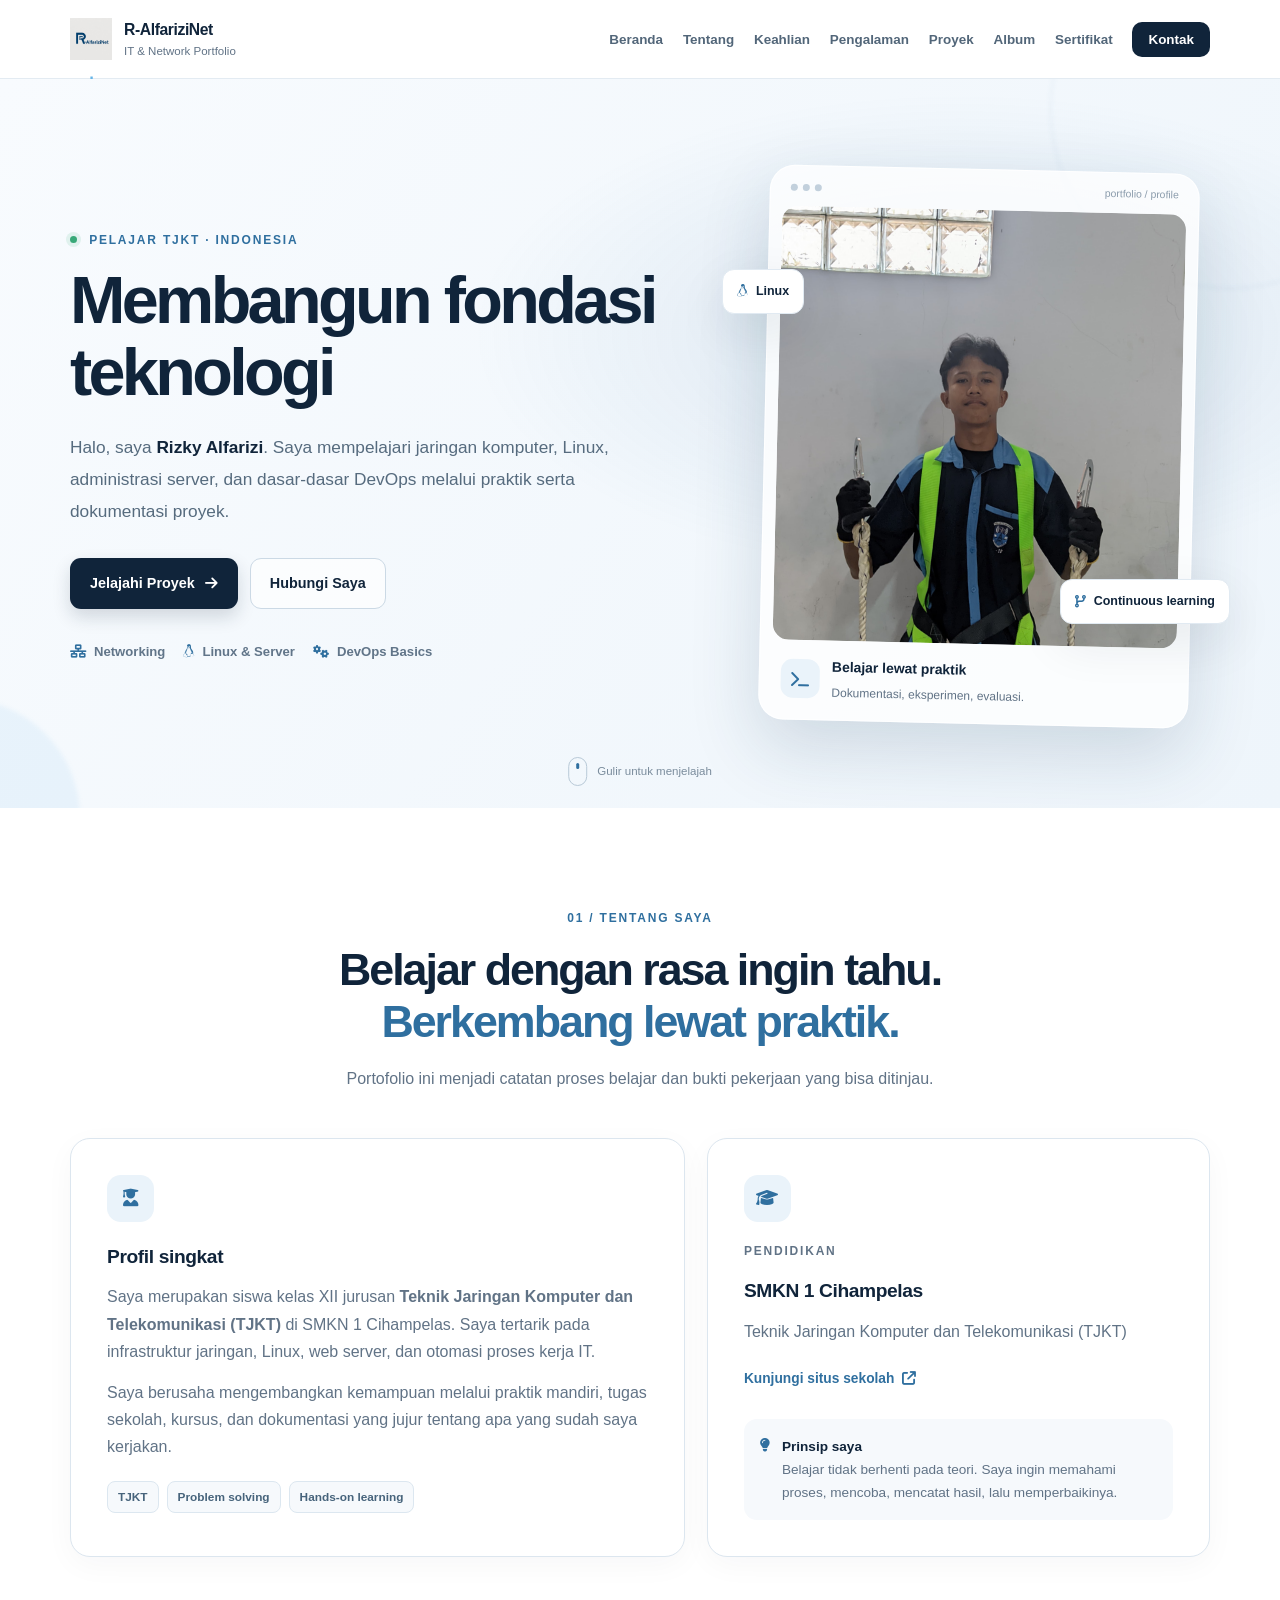
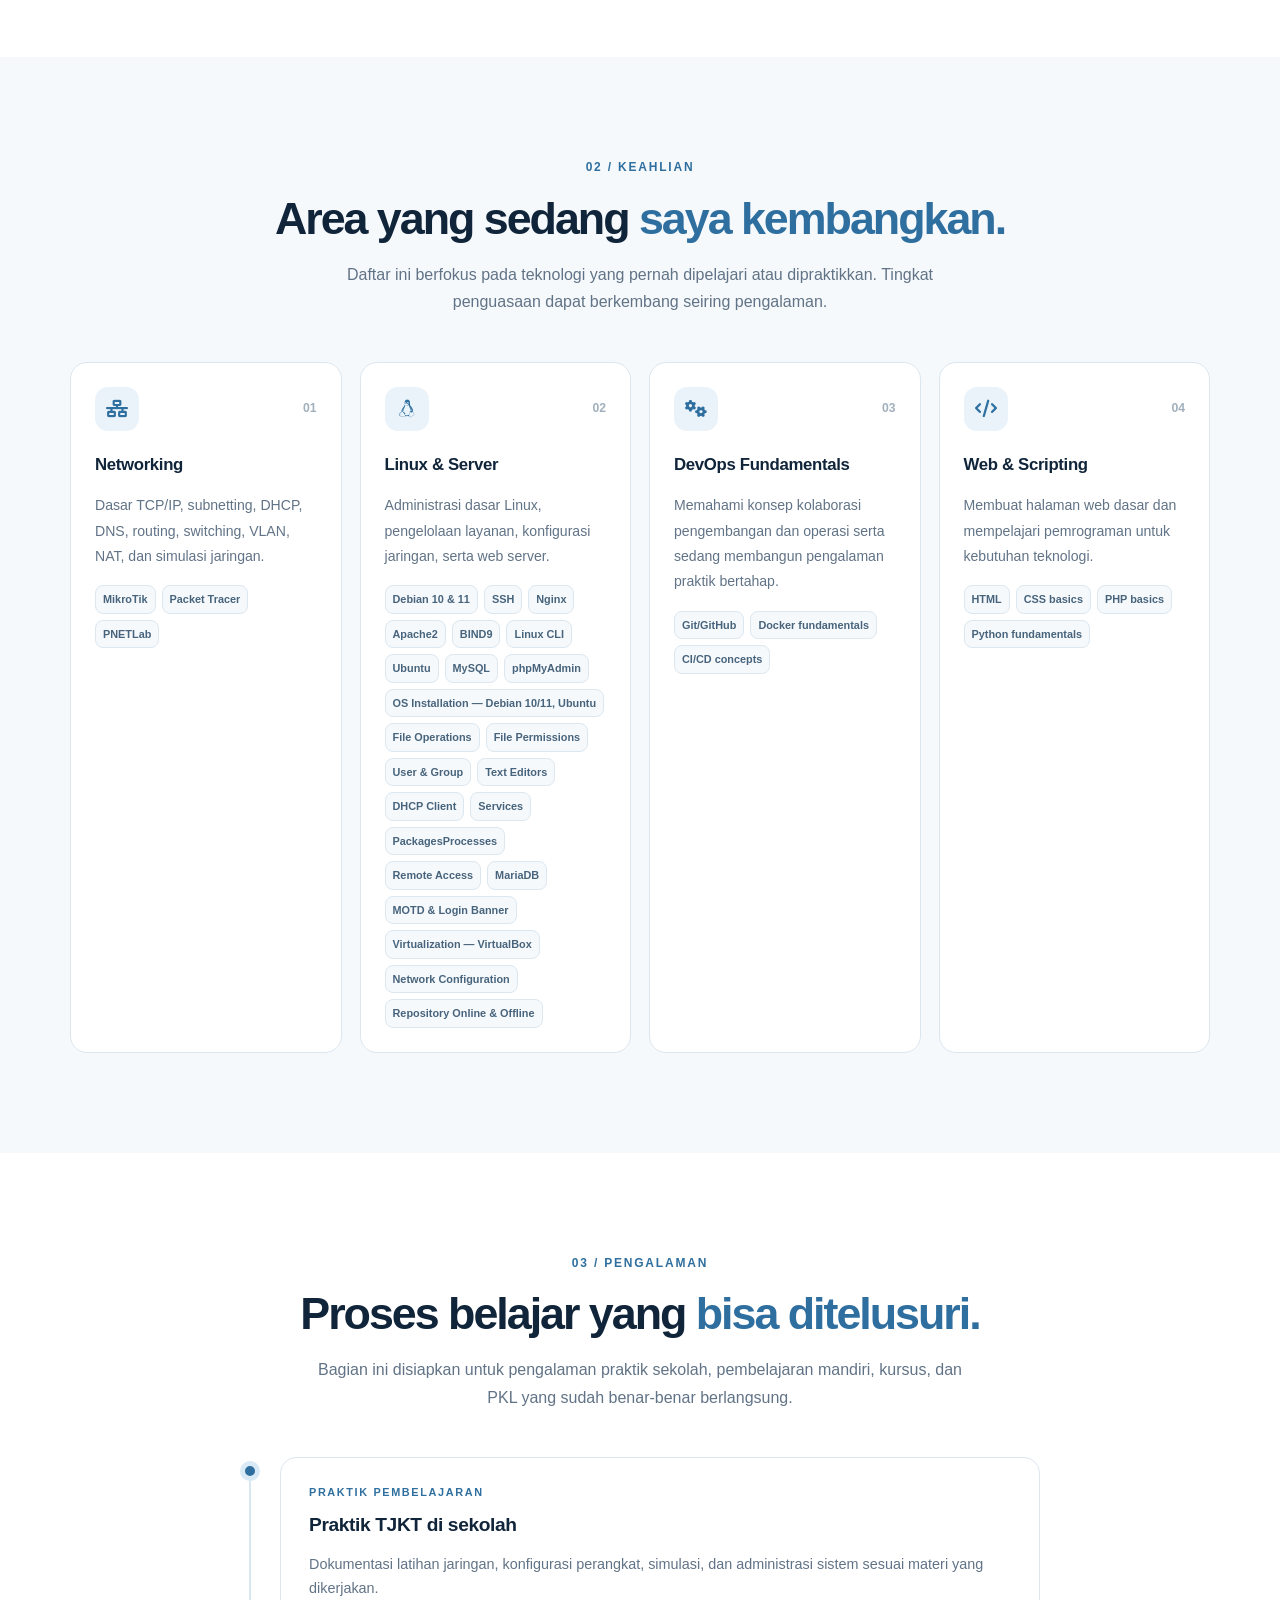
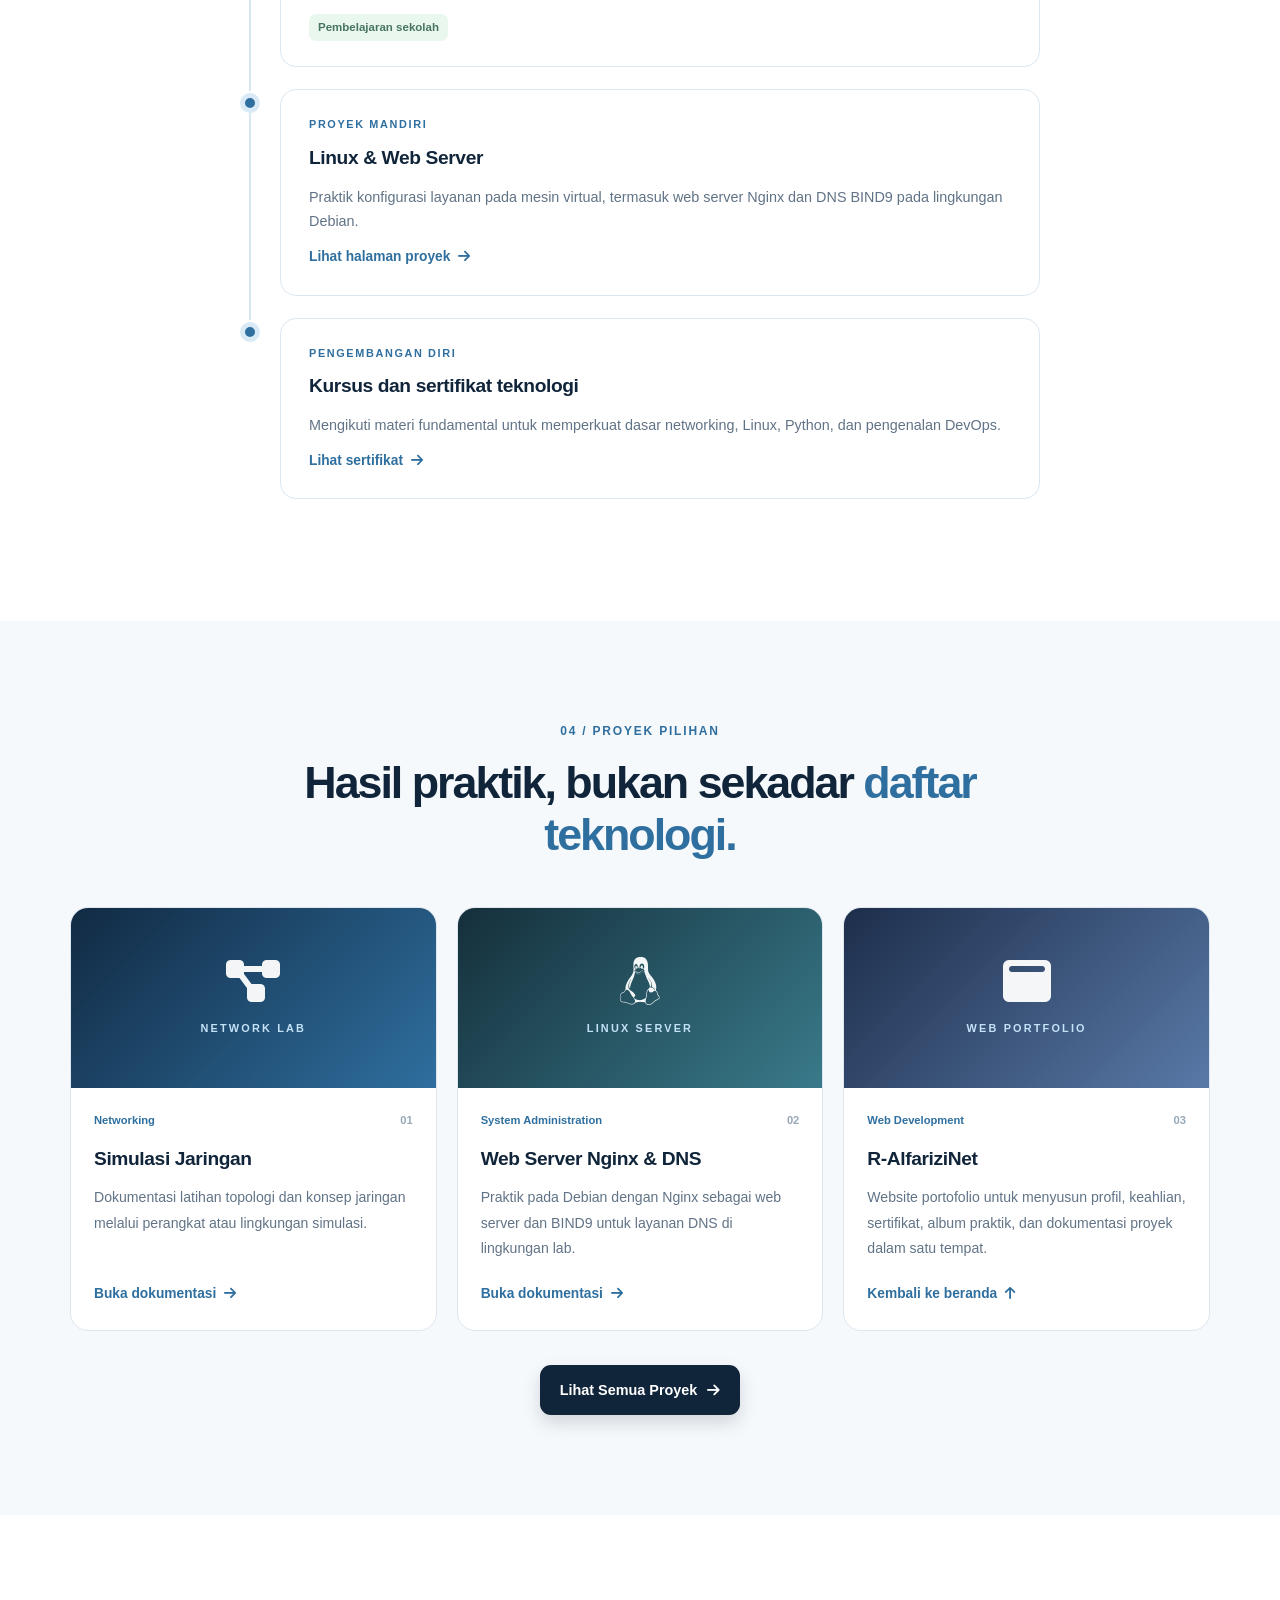
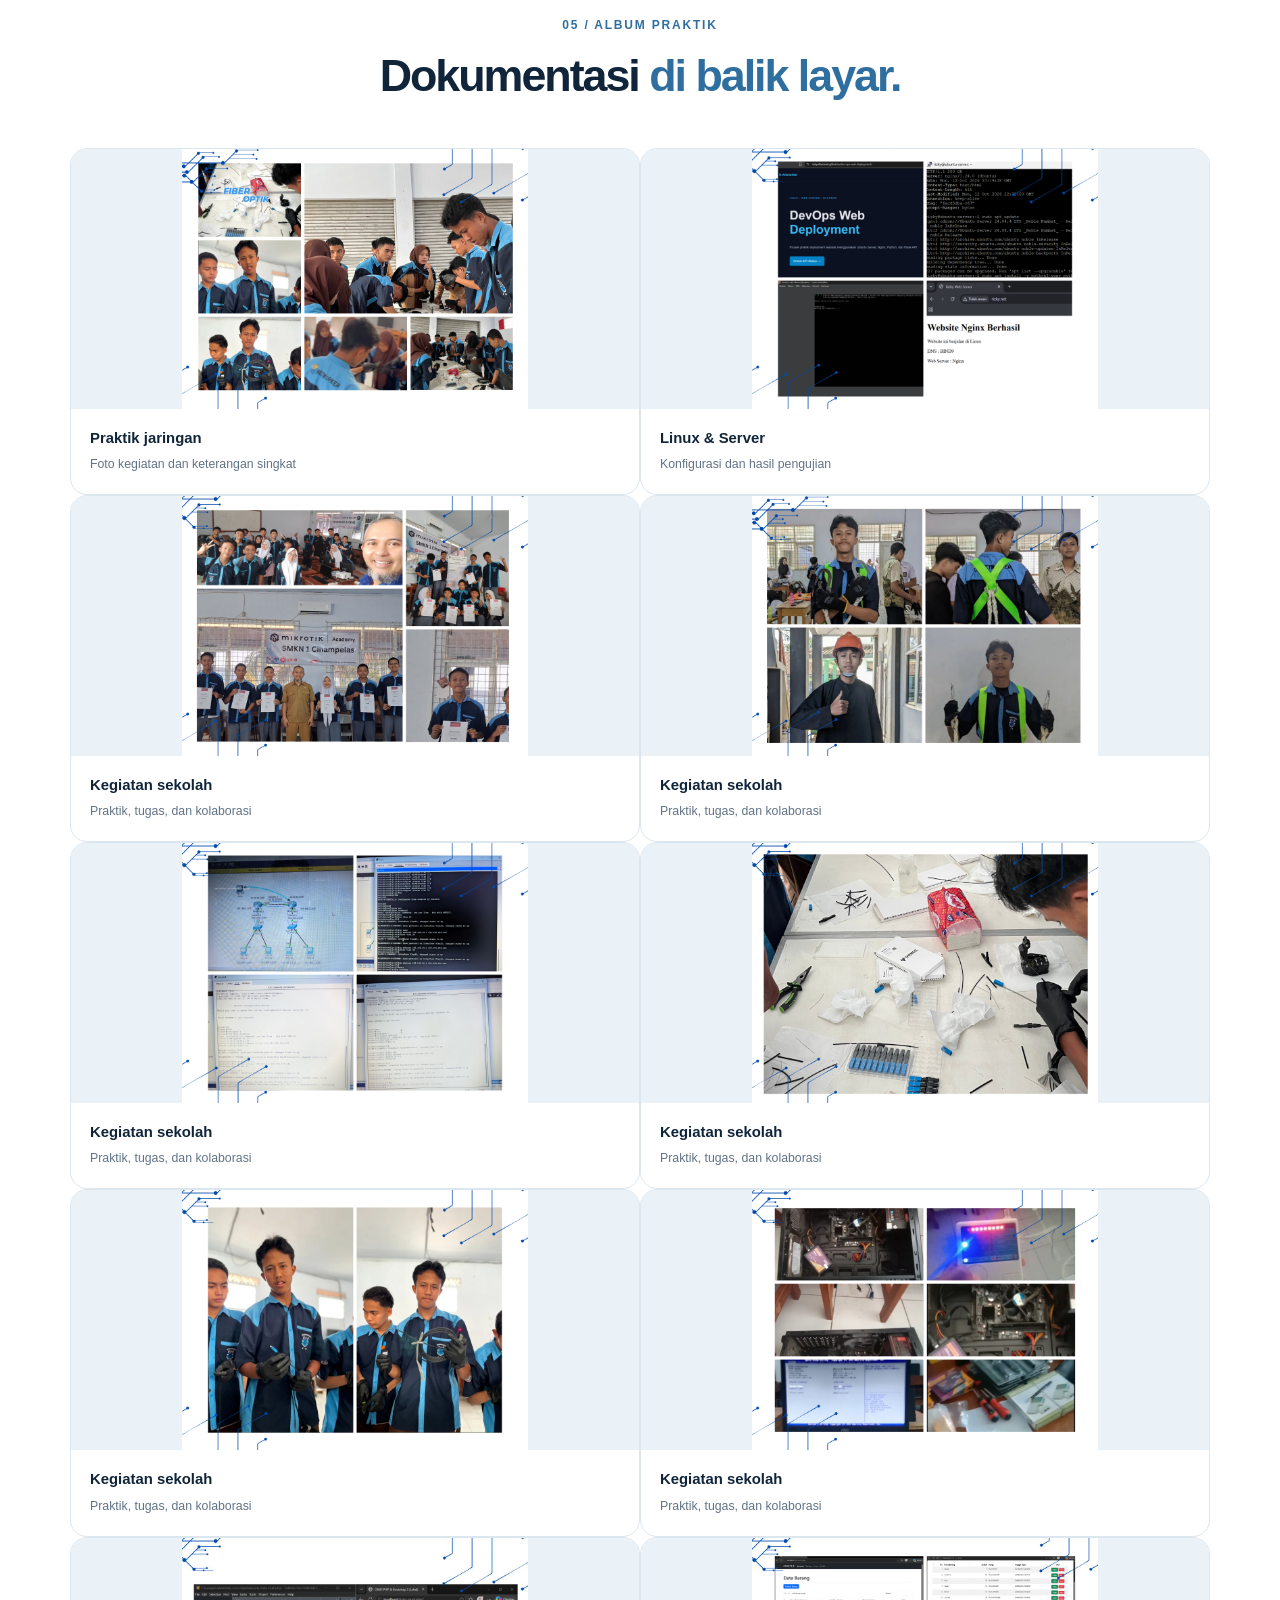
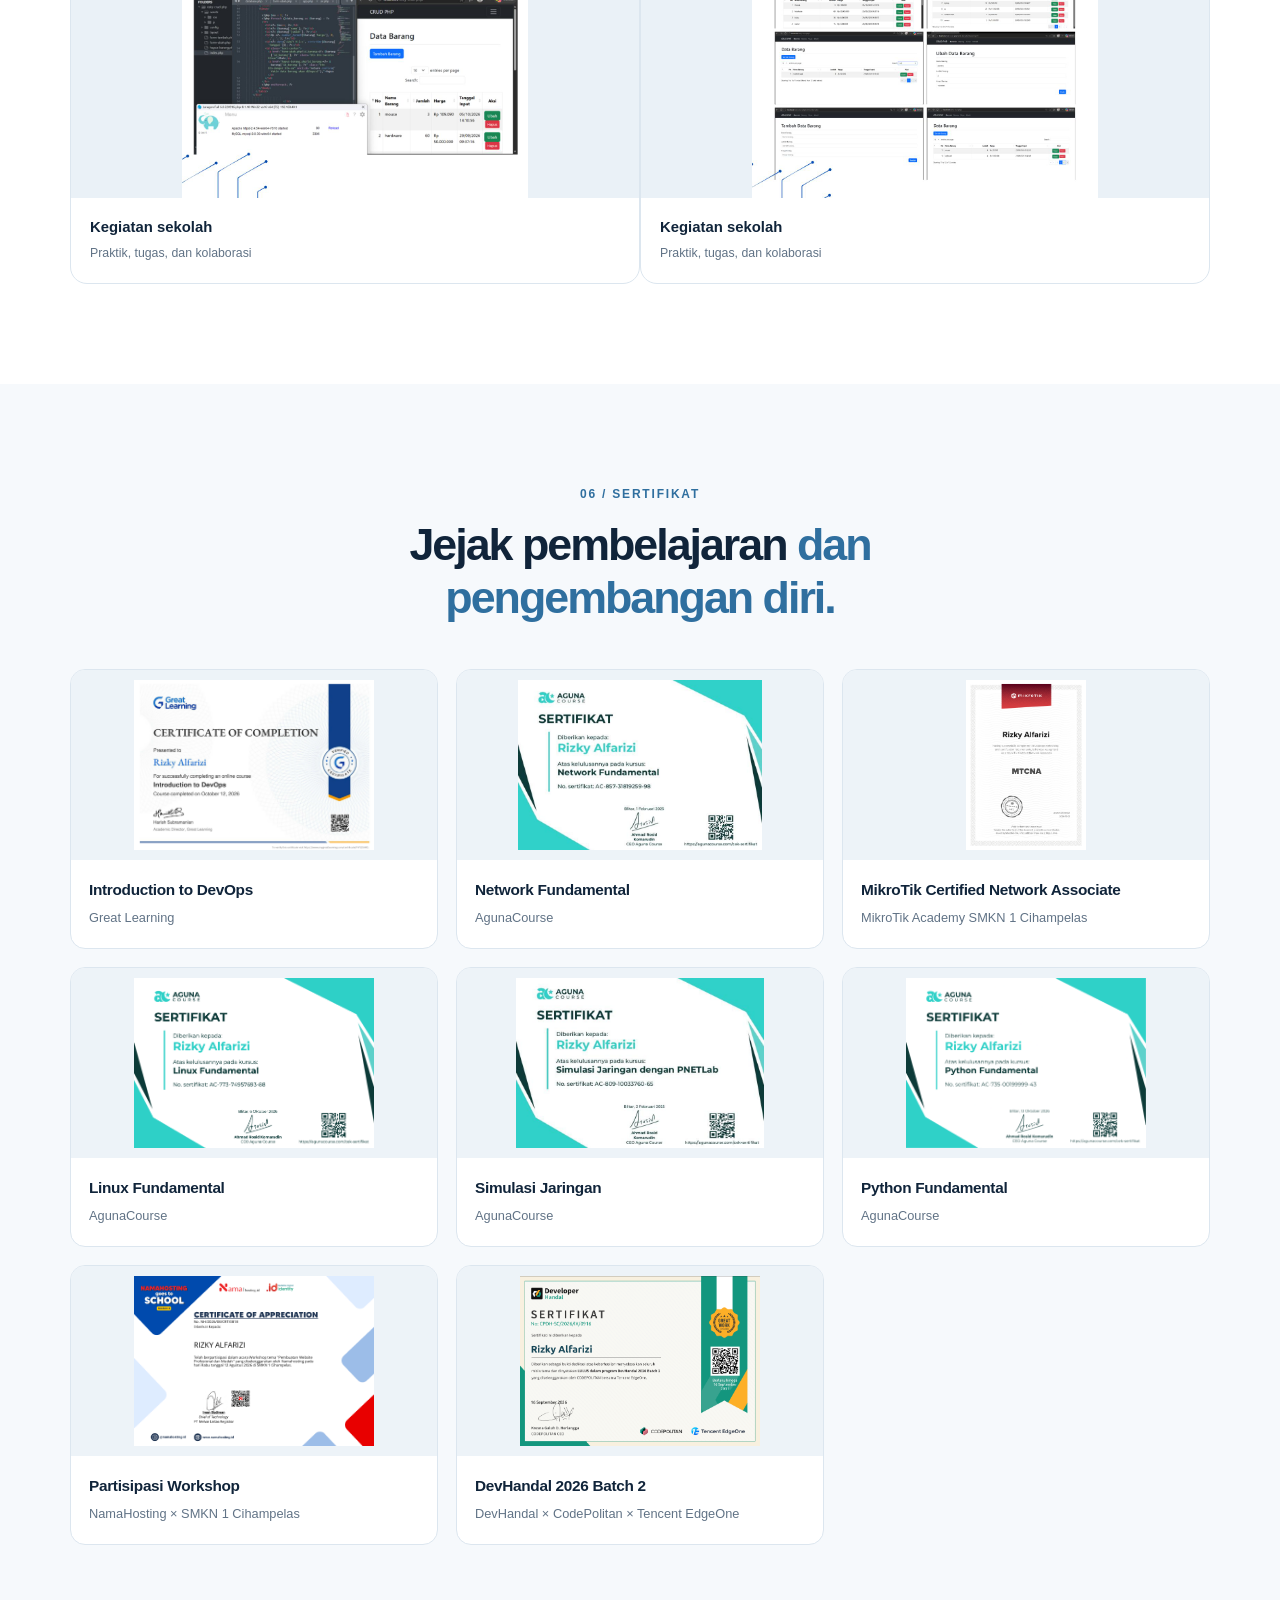
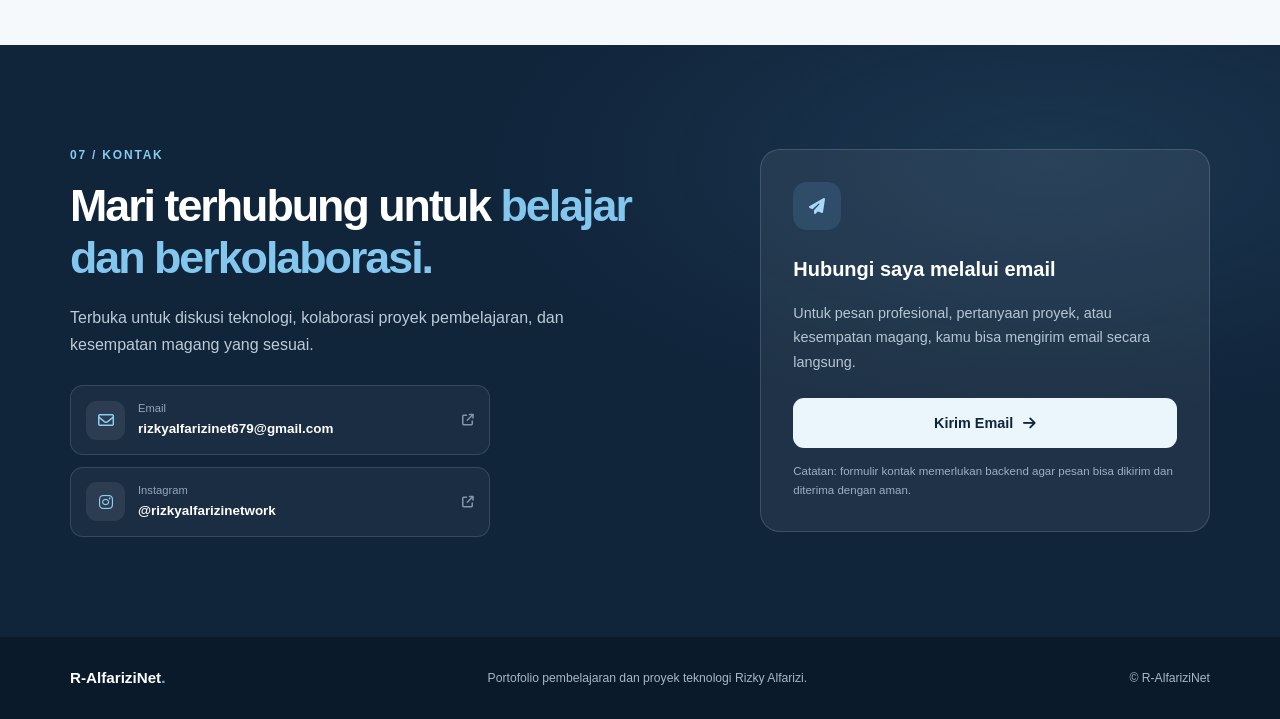
<file: index.html>
<!DOCTYPE html>
<html lang="id">
<head>
  <meta charset="UTF-8">
  <meta name="viewport" content="width=device-width, initial-scale=1">
  <meta name="theme-color" content="#10243a">
  <meta name="description" content="Portofolio Rizky Alfarizi — pelajar TJKT dengan minat pada jaringan komputer, Linux, administrasi server, dan DevOps.">
  <title>Rizky Alfarizi | R-AlfariziNet</title>
  <link rel="preconnect" href="https://cdnjs.cloudflare.com">
  <link rel="stylesheet" href="https://cdnjs.cloudflare.com/ajax/libs/font-awesome/6.5.2/css/all.min.css">
  <link rel="shortcut icon" href="favicon.ico" type="image/x-icon">
</head>
  <style>
/* R-AlfariziNet — professional blue/graphite theme */
:root {
  color-scheme: light;
  --navy: #10243a;
  --navy-2: #173451;
  --blue: #2f6f9f;
  --blue-bright: #66b5e8;
  --ink: #182b3c;
  --muted: #617386;
  --paper: #f6f9fc;
  --white: #ffffff;
  --line: #dce6ef;
  --soft-blue: #eaf3fa;
  --shadow: 0 18px 50px rgba(16, 36, 58, .09);
  --radius: 20px;
  --ease: 220ms ease;
}
* { box-sizing: border-box; }
html { scroll-behavior: smooth; scroll-padding-top: 92px; }
body { margin: 0; color: var(--ink); background: var(--white); font-family: Inter, "Segoe UI", Arial, sans-serif; line-height: 1.7; -webkit-font-smoothing: antialiased; }
img { max-width: 100%; }
a { color: inherit; text-decoration: none; }
button, input, textarea { font: inherit; }
button, a { -webkit-tap-highlight-color: transparent; }
.container { width: min(1140px, calc(100% - 44px)); margin-inline: auto; }
.section { padding: 100px 0; }
.section-alt { background: var(--paper); }
.section-anchor { scroll-margin-top: 82px; }
.skip-link { position: absolute; left: 12px; top: -60px; z-index: 2000; padding: 10px 14px; background: white; color: var(--navy); border-radius: 8px; }
.skip-link:focus { top: 12px; }
.site-header { position: sticky; top: 0; z-index: 1000; background: rgba(255,255,255,.92); border-bottom: 1px solid rgba(220,230,239,.8); backdrop-filter: blur(16px); }
.navbar { min-height: 78px; display: flex; align-items: center; justify-content: space-between; gap: 28px; }
.brand { display: inline-flex; align-items: center; gap: 12px; flex-shrink: 0; }
.brand-mark { display: grid; place-items: center; width: 42px; height: 42px; border-radius: 13px; color: white; background: var(--navy); font-weight: 800; letter-spacing: -.07em; font-size: 1.05rem; }
.brand-mark span, .footer-brand span { color: var(--blue-bright); }
.brand-copy { display: grid; line-height: 1.25; }
.brand-copy strong { font-size: .98rem; color: var(--navy); letter-spacing: -.025em; }
.brand-copy small { color: var(--muted); font-size: .72rem; margin-top: 4px; }
.nav-menu { display: flex; align-items: center; gap: clamp(12px, 1.55vw, 24px); list-style: none; margin: 0; padding: 0; }
.nav-menu a { font-size: .84rem; font-weight: 650; color: #526679; transition: color var(--ease); white-space: nowrap; }
.nav-menu a:hover, .nav-menu a:focus-visible { color: var(--blue); }
.nav-menu .nav-contact { background: var(--navy); color: white; padding: 10px 16px; border-radius: 10px; }
.nav-menu .nav-contact:hover { background: var(--blue); color: white; }
.menu-toggle { display: none; border: 1px solid var(--line); border-radius: 10px; background: white; color: var(--navy); width: 42px; height: 42px; cursor: pointer; }
.hero { min-height: 650px; position: relative; display: flex; align-items: center; overflow: hidden; padding: 90px 0 84px; background: radial-gradient(ellipse at 75% 35%, rgba(47,111,159,.13), transparent 36%), linear-gradient(125deg, #f8fbfe 0%, #eef5fb 100%); }
.hero-grid { position: relative; z-index: 1; display: grid; grid-template-columns: 1.12fr .88fr; align-items: center; gap: clamp(40px, 7vw, 95px); }
.hero-glow { position: absolute; border-radius: 50%; filter: blur(2px); pointer-events: none; }
.hero-glow-one { width: 360px; height: 360px; right: -130px; top: -150px; border: 1px solid rgba(47,111,159,.13); }
.hero-glow-two { width: 240px; height: 240px; left: -160px; bottom: -130px; background: rgba(102,181,232,.09); }
.eyebrow { margin: 0 0 14px; color: var(--blue); text-transform: uppercase; font-size: .75rem; font-weight: 800; letter-spacing: .15em; }
.status-dot { display: inline-block; width: 7px; height: 7px; margin: 0 7px 1px 0; border-radius: 50%; background: #38a878; box-shadow: 0 0 0 4px rgba(56,168,120,.12); }
.hero h1 { max-width: 720px; margin: 0; color: var(--navy); font-size: clamp(2.5rem, 5.2vw, 4.5rem); line-height: 1.08; letter-spacing: -.055em; }
.text-gradient { color: var(--blue); }
.hero-lead { max-width: 610px; margin: 24px 0 0; color: #566b7e; font-size: 1.08rem; line-height: 1.85; }
.hero-lead strong { color: var(--navy); }
.hero-actions { display: flex; flex-wrap: wrap; gap: 12px; margin-top: 30px; }
.button { display: inline-flex; justify-content: center; align-items: center; gap: 10px; min-height: 48px; padding: 12px 19px; border: 1px solid transparent; border-radius: 11px; font-size: .9rem; font-weight: 750; transition: transform var(--ease), background var(--ease), box-shadow var(--ease); }
.button:hover { transform: translateY(-2px); }
.button-primary { color: white; background: var(--navy); box-shadow: 0 8px 18px rgba(16,36,58,.16); }
.button-primary:hover { color: white; background: var(--blue); box-shadow: 0 12px 24px rgba(47,111,159,.2); }
.button-secondary { color: var(--navy); border-color: #cbd9e5; background: rgba(255,255,255,.68); }
.button-secondary:hover { background: white; border-color: var(--blue); }
.hero-focus { display: flex; flex-wrap: wrap; gap: 18px; margin-top: 32px; color: #617589; font-size: .82rem; font-weight: 650; }
.hero-focus span { display: inline-flex; align-items: center; gap: 8px; }
.hero-focus i { color: var(--blue); }
.hero-visual { position: relative; width: min(100%, 430px); justify-self: center; }
.visual-frame { position: relative; padding: 12px; border: 1px solid rgba(255,255,255,.85); border-radius: 25px; background: rgba(255,255,255,.75); box-shadow: 0 28px 70px rgba(25,63,95,.16); transform: rotate(1.3deg); }
.visual-topbar { height: 28px; display: flex; align-items: center; gap: 5px; padding: 0 8px 10px; }
.visual-topbar > span { width: 7px; height: 7px; border-radius: 50%; background: #c2d0dc; }
.visual-topbar small { margin-left: auto; color: #8b9cac; font-size: .65rem; }
.profile-image { display: block; width: 100%; aspect-ratio: 4/4.3; object-fit: cover; object-position: center; border-radius: 16px; background: #dceaf5; }
.profile-fallback { display: none; aspect-ratio: 4/4.3; place-content: center; justify-items: center; gap: 12px; border-radius: 16px; background: linear-gradient(145deg, #dfeefa, #c8ddeb); color: var(--navy); }
.profile-fallback i { font-size: 4rem; color: var(--blue); }
.profile-fallback strong { font-size: 1.25rem; }
.profile-fallback span { color: var(--muted); font-size: .85rem; }
.visual-caption { display: flex; align-items: center; gap: 12px; padding: 15px 9px 5px; }
.caption-icon { display: grid; place-items: center; width: 39px; height: 39px; color: var(--blue); background: var(--soft-blue); border-radius: 12px; }
.visual-caption strong, .visual-caption small { display: block; }
.visual-caption strong { color: var(--navy); font-size: .87rem; }
.visual-caption small { margin-top: 3px; color: var(--muted); font-size: .75rem; }
.floating-chip { position: absolute; display: flex; align-items: center; gap: 8px; padding: 11px 14px; border: 1px solid #e1eaf2; border-radius: 12px; background: white; color: var(--navy); font-size: .78rem; font-weight: 750; box-shadow: var(--shadow); }
.floating-chip i { color: var(--blue); }
.chip-one { top: 18%; left: -42px; }
.chip-two { right: -36px; bottom: 18%; }
.scroll-cue { position: absolute; bottom: 22px; left: 50%; transform: translateX(-50%); display: flex; align-items: center; gap: 10px; color: #7a8c9c; font-size: .72rem; }
.scroll-cue span { width: 19px; height: 29px; border: 1px solid #b8c9d7; border-radius: 12px; position: relative; }
.scroll-cue span::after { content: ""; position: absolute; top: 5px; left: 7px; width: 3px; height: 6px; border-radius: 3px; background: var(--blue); }
.section-heading { max-width: 760px; margin: 0 auto 46px; text-align: center; }
.section-heading h2, .contact-copy h2 { margin: 0; color: var(--navy); font-size: clamp(2rem, 3.5vw, 3.1rem); letter-spacing: -.045em; line-height: 1.17; }
.section-heading > p:last-child { max-width: 650px; margin: 17px auto 0; color: var(--muted); }
.about-grid { display: grid; grid-template-columns: 1.1fr .9fr; gap: 22px; }
.panel { padding: clamp(24px, 3vw, 36px); border: 1px solid var(--line); border-radius: var(--radius); background: white; box-shadow: 0 8px 30px rgba(16,36,58,.035); }
.panel-icon { display: grid; place-items: center; width: 47px; height: 47px; margin-bottom: 19px; border-radius: 14px; color: var(--blue); background: var(--soft-blue); font-size: 1.1rem; }
.panel h3, .skill-card h3, .timeline-card h3, .project-body h3, .cert-card h3 { margin: 0 0 10px; color: var(--navy); font-size: 1.2rem; letter-spacing: -.02em; }
.panel p { color: var(--muted); margin: 0 0 14px; }
.tag-list, .skill-tags { display: flex; flex-wrap: wrap; gap: 8px; margin-top: 20px; }
.tag-list span, .skill-tags span { padding: 5px 10px; border: 1px solid #dce7f0; border-radius: 8px; color: #47647c; background: #f6f9fc; font-size: .74rem; font-weight: 700; }
.muted { color: var(--muted); }
.text-link { display: inline-flex; align-items: center; gap: 8px; margin-top: 8px; color: var(--blue); font-size: .86rem; font-weight: 800; }
.text-link:hover { color: var(--navy); gap: 11px; }
.education-note { display: flex; gap: 12px; margin-top: 28px; padding: 16px; border-radius: 13px; background: var(--paper); color: var(--muted); font-size: .85rem; }
.education-note i { margin-top: 4px; color: var(--blue); }
.education-note strong { color: var(--navy); }
.skills-grid { display: grid; grid-template-columns: repeat(4, minmax(0,1fr)); gap: 18px; }
.skill-card { min-width: 0; padding: 24px; border: 1px solid var(--line); border-radius: 17px; background: white; transition: transform var(--ease), box-shadow var(--ease), border-color var(--ease); }
.skill-card:hover, .project-card:hover { transform: translateY(-5px); border-color: #b8d3e7; box-shadow: var(--shadow); }
.skill-card-head { display: flex; justify-content: space-between; align-items: center; margin-bottom: 20px; }
.skill-icon { display: grid; place-items: center; width: 44px; height: 44px; border-radius: 13px; color: var(--blue); background: var(--soft-blue); font-size: 1.1rem; }
.skill-index { color: #a1b0bd; font-size: .76rem; font-weight: 800; }
.skill-card h3 { font-size: 1.05rem; }
.skill-card p, .project-body p { color: var(--muted); font-size: .88rem; line-height: 1.8; }
.skill-tags { margin-top: 16px; gap: 6px; }
.skill-tags span { font-size: .68rem; padding: 4px 7px; }
.section-footnote { display: flex; align-items: flex-start; gap: 9px; margin: 25px 0 0; color: #77899a; font-size: .8rem; }
.section-footnote i { margin-top: 5px; color: var(--blue); }
.section-footnote code { padding: 2px 5px; background: #eaf1f7; border-radius: 5px; }
.timeline { max-width: 800px; margin: 0 auto; }
.timeline-item { position: relative; display: grid; grid-template-columns: 22px 1fr; gap: 18px; padding-bottom: 22px; }
.timeline-item:not(:last-child)::before { content: ""; position: absolute; left: 9px; top: 20px; bottom: -2px; width: 2px; background: #d9e7f1; }
.timeline-marker { z-index: 1; width: 20px; height: 20px; margin-top: 4px; border: 5px solid #d9eaf6; border-radius: 50%; background: var(--blue); }
.timeline-card { padding: 25px 28px; border: 1px solid var(--line); border-radius: 16px; background: white; }
.timeline-card .eyebrow { margin-bottom: 8px; font-size: .68rem; }
.timeline-card p:not(.eyebrow) { margin: 0; color: var(--muted); font-size: .9rem; }
.timeline-card .text-link { margin-top: 12px; }
.status-label { display: inline-block; margin-top: 13px; padding: 4px 9px; border-radius: 7px; color: #47765f; background: #eaf7ef; font-size: .72rem; font-weight: 750; }
.projects-grid { display: grid; grid-template-columns: repeat(3, minmax(0,1fr)); gap: 20px; }
.project-card { min-width: 0; overflow: hidden; border: 1px solid var(--line); border-radius: 18px; background: white; transition: transform var(--ease), box-shadow var(--ease), border-color var(--ease); }
.project-art { min-height: 180px; display: flex; flex-direction: column; justify-content: center; align-items: center; gap: 14px; color: white; background: linear-gradient(135deg, #112a43, #2f6f9f); }
.project-art i { font-size: 3rem; opacity: .95; }
.project-art span { color: #c4e2f7; font-size: .68rem; font-weight: 800; letter-spacing: .2em; }
.art-linux { background: linear-gradient(135deg, #152f3b, #397a8a); }
.art-web { background: linear-gradient(135deg, #1d2e4b, #5979a7); }
.project-body { padding: 23px; }
.project-meta { display: flex; justify-content: space-between; gap: 8px; margin-bottom: 13px; color: var(--blue); font-size: .7rem; font-weight: 800; }
.project-meta span:last-child { color: #98a9b8; }
.project-body p { min-height: 76px; margin: 0 0 13px; }
.center-action { margin-top: 34px; text-align: center; }
.album-grid {
  display: grid !important;
  grid-template-columns: repeat(2, minmax(0, 1fr)) !important;
  align-items: start !important;
}
.album-grid .album-card {
  display: flex !important;
  flex-direction: column !important;
  align-self: start !important;
  min-width: 0 !important;
}
.album-grid .album-card > img {
  width: 100% !important;
  height: 260px !important;
  object-fit: contain !important;
  flex-shrink: 0 !important;
}
.album-card { position: relative; overflow: hidden; border: 1px solid var(--line); border-radius: 17px; background: white; }
.album-card > img { display: block; width: 100%; height: 220px; object-fit: cover; background: #eaf1f7; }
.album-placeholder { display: none; height: 220px; place-content: center; justify-items: center; gap: 13px; padding: 20px; color: #6b8397; background: linear-gradient(135deg, #eaf3fa, #dceaf5); text-align: center; font-size: .83rem; }
.album-placeholder i { font-size: 2.2rem; color: var(--blue); }
.album-caption { display: grid; gap: 3px; padding: 17px 19px 19px; }
.album-caption strong { color: var(--navy); font-size: .93rem; }
.album-caption span { color: var(--muted); font-size: .77rem; }
.cert-grid { display: grid; grid-template-columns: repeat(3, minmax(0,1fr)); gap: 18px; }
.cert-card { overflow: hidden; min-width: 0; border: 1px solid var(--line); border-radius: 15px; background: white; transition: transform var(--ease), box-shadow var(--ease); }
.cert-card:hover { transform: translateY(-3px); box-shadow: var(--shadow); }
.cert-card img { display: block; width: 100%; height: 190px; padding: 10px; object-fit: contain; background: #edf3f8; }
.cert-card > div { padding: 17px 18px 19px; }
.cert-card h3 { margin-bottom: 4px; font-size: .96rem; }
.cert-card p { margin: 0; color: var(--muted); font-size: .8rem; }
.contact-section { color: white; background: radial-gradient(ellipse at 82% 20%, rgba(102,181,232,.12), transparent 38%), var(--navy); }
.contact-grid { display: grid; grid-template-columns: 1.05fr .8fr; gap: clamp(35px, 8vw, 100px); align-items: center; }
.contact-copy .eyebrow { color: #86c9f1; }
.contact-copy h2 { color: white; }
.contact-copy h2 .text-gradient { color: #83c7ef; }
.contact-copy > p:not(.eyebrow) { max-width: 520px; margin: 20px 0 27px; color: #bdcbd8; }
.contact-links { display: grid; gap: 12px; }
.contact-links a { display: flex; align-items: center; gap: 13px; max-width: 420px; padding: 13px 15px; border: 1px solid rgba(255,255,255,.13); border-radius: 13px; background: rgba(255,255,255,.045); }
.contact-links a > span:first-child { display: grid; place-items: center; width: 39px; height: 39px; border-radius: 11px; color: #8ccdf1; background: rgba(255,255,255,.08); }
.contact-links a > span:nth-child(2) { display: grid; min-width: 0; }
.contact-links small { color: #91a8bb; font-size: .7rem; }
.contact-links strong { overflow-wrap: anywhere; color: white; font-size: .84rem; }
.external-icon { margin-left: auto; color: #8198ab; font-size: .75rem; }
.contact-panel { padding: 32px; border: 1px solid rgba(255,255,255,.14); border-radius: 20px; background: rgba(255,255,255,.065); }
.contact-panel-icon { display: grid; place-items: center; width: 48px; height: 48px; margin-bottom: 22px; border-radius: 14px; color: #a7dafa; background: rgba(102,181,232,.15); }
.contact-panel h3 { margin: 0 0 10px; color: white; font-size: 1.25rem; }
.contact-panel p { color: #b6c6d4; font-size: .9rem; }
.button-wide { width: 100%; margin: 9px 0 14px; background: #eaf5fc; color: var(--navy); box-shadow: none; }
.button-wide:hover { background: white; color: var(--navy); }
.contact-panel small { display: block; color: #9cb0c2; font-size: .72rem; line-height: 1.6; }
.site-footer { padding: 28px 0; color: #a7b7c6; background: #0b1a2a; }
.footer-inner { display: flex; align-items: center; justify-content: space-between; gap: 18px; }
.footer-brand { color: white; font-size: .95rem; font-weight: 850; }
.footer-inner p, .copyright { margin: 0; font-size: .76rem; }
@media (max-width: 1080px) {
  .nav-menu { gap: 12px; }
  .nav-menu a { font-size: .78rem; }
  .skills-grid { grid-template-columns: repeat(2, minmax(0,1fr)); }
  .hero-grid { gap: 42px; }
}
@media (max-width: 820px) {
  .section { padding: 76px 0; }
  .navbar { min-height: 72px; }
  .menu-toggle { display: inline-grid; place-items: center; }
  .nav-menu { position: absolute; top: calc(100% + 1px); left: 0; right: 0; display: none; align-items: stretch; gap: 0; padding: 10px 22px 20px; border-bottom: 1px solid var(--line); background: rgba(255,255,255,.98); box-shadow: 0 18px 30px rgba(16,36,58,.08); }
  .nav-menu.is-open { display: flex; flex-direction: column; }
  .nav-menu li { padding: 0; }
  .nav-menu a { display: block; padding: 12px 8px; font-size: .92rem; }
  .nav-menu .nav-contact { margin-top: 6px; text-align: center; }
  .hero { min-height: auto; padding: 72px 0 78px; }
  .hero-grid { grid-template-columns: 1fr; gap: 48px; }
  .hero-copy { text-align: center; }
  .hero-lead { margin-inline: auto; }
  .hero-actions, .hero-focus { justify-content: center; }
  .hero-visual { width: min(84%, 380px); }
  .chip-one { left: -25px; }
  .chip-two { right: -25px; }
  .scroll-cue { display: none; }
  .about-grid, .contact-grid { grid-template-columns: 1fr; }
  .projects-grid, .album-grid { grid-template-columns: repeat(2, minmax(0,1fr)); }
  .cert-grid { grid-template-columns: repeat(2, minmax(0,1fr)); }
  .contact-panel { max-width: 560px; }
}
@media (max-width: 540px) {
  .container { width: min(100% - 30px, 1140px); }
  .section { padding: 62px 0; }
  .brand-mark { width: 38px; height: 38px; }
  .brand-copy strong { font-size: .9rem; }
  .brand-copy small { font-size: .66rem; }
  .hero { padding: 58px 0 65px; }
  .hero h1 { font-size: clamp(2.35rem, 11vw, 3.3rem); }
  .hero-lead { font-size: .97rem; }
  .hero-actions { flex-direction: column; }
  .hero-actions .button { width: 100%; }
  .hero-focus { gap: 10px 15px; font-size: .75rem; }
  .hero-visual { width: 85%; }
  .floating-chip { padding: 9px 10px; font-size: .7rem; }
  .chip-one { left: -24px; }
  .chip-two { right: -22px; }
  .section-heading { margin-bottom: 32px; }
  .section-heading h2, .contact-copy h2 { font-size: 2.05rem; }
  .skills-grid, .projects-grid, .album-grid, .cert-grid { grid-template-columns: 1fr; }
  .skill-card { padding: 22px; }
  .project-art { min-height: 155px; }
  .project-body p { min-height: 0; }
  .album-card > img, .album-placeholder { height: 230px; }
  .cert-card img { height: 210px; }
  .timeline-item { gap: 12px; }
  .timeline-card { padding: 21px; }
  .contact-panel { padding: 24px; }
  .footer-inner { flex-direction: column; align-items: flex-start; gap: 7px; }
}
@media (prefers-reduced-motion: reduce) {
  *, *::before, *::after { scroll-behavior: auto !important; transition-duration: .01ms !important; animation-duration: .01ms !important; }
}

  

  background: #fff;
}

</style>
<body>
  <a class="skip-link" href="#main">Lewati ke konten</a>
  <header class="site-header">
    <nav class="navbar container" aria-label="Navigasi utama">
      <a class="brand" href="#home" aria-label="R-AlfariziNet, beranda">
        <span class="brand-mark"><img src ="images11/profile-rizky-2.jpg"><span>.</span></span>
        <span class="brand-copy"><strong>R-AlfariziNet</strong><small>IT & Network Portfolio</small></span>
      </a>
      <button class="menu-toggle" id="menuToggle" type="button" aria-label="Buka navigasi" aria-expanded="false" aria-controls="navMenu">
        <i class="fa-solid fa-bars" aria-hidden="true"></i>
      </button>
      <ul class="nav-menu" id="navMenu">
        <li><a href="#home">Beranda</a></li>
        <li><a href="#about">Tentang</a></li>
        <li><a href="#skills">Keahlian</a></li>
        <li><a href="#experience">Pengalaman</a></li>
        <li><a href="#projects">Proyek</a></li>
        <li><a href="#album">Album</a></li>
        <li><a href="#certificates">Sertifikat</a></li>
        <li><a class="nav-contact" href="#contact">Kontak</a></li>
      </ul>
    </nav>
  </header>

  <main id="main">
    <section class="hero section-anchor" id="home">
      <div class="hero-glow hero-glow-one" aria-hidden="true"></div>
      <div class="hero-glow hero-glow-two" aria-hidden="true"></div>
      <div class="container hero-grid">
        <div class="hero-copy">
          <p class="eyebrow"><span class="status-dot"></span> Pelajar TJKT · Indonesia</p>
          <h1>Membangun fondasi teknologi <span class="text-gradient"></span></h1>
          <p class="hero-lead">Halo, saya <strong>Rizky Alfarizi</strong>. Saya mempelajari jaringan komputer, Linux, administrasi server, dan dasar-dasar DevOps melalui praktik serta dokumentasi proyek.</p>
          <div class="hero-actions">
            <a class="button button-primary" href="#projects">Jelajahi Proyek <i class="fa-solid fa-arrow-right" aria-hidden="true"></i></a>
            <a class="button button-secondary" href="#contact">Hubungi Saya</a>
          </div>
          <div class="hero-focus" aria-label="Fokus pembelajaran">
            <span><i class="fa-solid fa-network-wired" aria-hidden="true"></i> Networking</span>
            <span><i class="fa-brands fa-linux" aria-hidden="true"></i> Linux & Server</span>
            <span><i class="fa-solid fa-gears" aria-hidden="true"></i> DevOps Basics</span>
          </div>
        </div>
        <div class="hero-visual">
          <div class="visual-frame">
            <div class="visual-topbar"><span></span><span></span><span></span><small>portfolio / profile</small></div>
            <img src="images11/profile-rizky.jpg.jpg" alt="Foto profil Rizky Alfarizi" class="profile-image" onerror="this.style.display='none';this.nextElementSibling.style.display='grid'">
            <div class="profile-fallback" aria-hidden="true"><i class="fa-solid fa-user-astronaut"></i><strong>Rizky Alfarizi</strong><span>IT & Network Learner</span></div>
            <div class="visual-caption"><span class="caption-icon"><i class="fa-solid fa-terminal" aria-hidden="true"></i></span><span><strong>Belajar lewat praktik</strong><small>Dokumentasi, eksperimen, evaluasi.</small></span></div>
          </div>
          <div class="floating-chip chip-one"><i class="fa-brands fa-linux" aria-hidden="true"></i> Linux</div>
          <div class="floating-chip chip-two"><i class="fa-solid fa-code-branch" aria-hidden="true"></i> Continuous learning</div>
        </div>
      </div>
      <a class="scroll-cue" href="#about"><span></span> Gulir untuk menjelajah</a>
    </section>

    <section class="section section-anchor" id="about">
      <div class="container">
        <div class="section-heading">
          <p class="eyebrow">01 / Tentang saya</p>
          <h2>Belajar dengan rasa ingin tahu.<br><span class="text-gradient">Berkembang lewat praktik.</span></h2>
          <p>Portofolio ini menjadi catatan proses belajar dan bukti pekerjaan yang bisa ditinjau.</p>
        </div>
        <div class="about-grid">
          <article class="panel about-main">
            <div class="panel-icon"><i class="fa-solid fa-user-graduate" aria-hidden="true"></i></div>
            <h3>Profil singkat</h3>
            <p>Saya merupakan siswa kelas XII jurusan <strong>Teknik Jaringan Komputer dan Telekomunikasi (TJKT)</strong> di SMKN 1 Cihampelas. Saya tertarik pada infrastruktur jaringan, Linux, web server, dan otomasi proses kerja IT.</p>
            <p>Saya berusaha mengembangkan kemampuan melalui praktik mandiri, tugas sekolah, kursus, dan dokumentasi yang jujur tentang apa yang sudah saya kerjakan.</p>
            <div class="tag-list"><span>TJKT</span><span>Problem solving</span><span>Hands-on learning</span></div>
          </article>
          <article class="panel education-panel">
            <div class="panel-icon"><i class="fa-solid fa-graduation-cap" aria-hidden="true"></i></div>
            <p class="eyebrow">Pendidikan</p>
            <h3>SMKN 1 Cihampelas</h3>
            <p class="muted">Teknik Jaringan Komputer dan Telekomunikasi (TJKT)</p>
            <a class="text-link" href="https://smkn1cihampelas.sch.id/" target="_blank" rel="noopener noreferrer">Kunjungi situs sekolah <i class="fa-solid fa-arrow-up-right-from-square" aria-hidden="true"></i></a>
            <div class="education-note"><i class="fa-solid fa-lightbulb" aria-hidden="true"></i><span><strong>Prinsip saya</strong><br>Belajar tidak berhenti pada teori. Saya ingin memahami proses, mencoba, mencatat hasil, lalu memperbaikinya.</span></div>
          </article>
        </div>
      </div>
    </section>

    <section class="section section-alt section-anchor" id="skills">
      <div class="container">
        <div class="section-heading">
          <p class="eyebrow">02 / Keahlian</p>
          <h2>Area yang sedang <span class="text-gradient">saya kembangkan.</span></h2>
          <p>Daftar ini berfokus pada teknologi yang pernah dipelajari atau dipraktikkan. Tingkat penguasaan dapat berkembang seiring pengalaman.</p>
        </div>
        <div class="skills-grid">
          <article class="skill-card"><div class="skill-card-head"><span class="skill-icon"><i class="fa-solid fa-network-wired"></i></span><span class="skill-index">01</span></div><h3>Networking</h3><p>Dasar TCP/IP, subnetting, DHCP, DNS, routing, switching, VLAN, NAT, dan simulasi jaringan.</p><div class="skill-tags"><span>MikroTik</span><span>Packet Tracer</span><span>PNETLab</span></div></article>
          <article 
            class="skill-card"
              >
            <div class="skill-card-head">
              <span class="skill-icon">
                <i class="fa-brands fa-linux"></i>
              </span>
              <span class="skill-index">02</span>
            </div>
            <h3>Linux & Server</h3>
            <p>Administrasi dasar Linux, pengelolaan layanan, konfigurasi jaringan, serta web server.</p>
            <div class="skill-tags">
              <span>Debian 10 & 11</span> <span>SSH</span>
              <span>Nginx</span> <span>Apache2</span> <span>BIND9</span><span>Linux CLI</span><span>Ubuntu</span><span>MySQL</span><span>phpMyAdmin</span>
              <span>OS Installation — Debian 10/11, Ubuntu</span><span>File Operations</span><span>File Permissions</span> <span>User & Group</span><span>Text Editors</span><span>DHCP Client</span>
              <span>Services</span><span>Packages</span<span>Processes</span><span>Remote Access</span><span>MariaDB</span><span>MOTD & Login Banner</span><span>Virtualization — VirtualBox</span><span>Network Configuration</span> <span>Repository Online & Offline</span>
          
            </div>
          </article>
          <article class="skill-card"><div class="skill-card-head"><span class="skill-icon"><i class="fa-solid fa-gears"></i></span><span class="skill-index">03</span></div><h3>DevOps Fundamentals</h3><p>Memahami konsep kolaborasi pengembangan dan operasi serta sedang membangun pengalaman praktik bertahap.</p><div class="skill-tags"><span>Git/GitHub</span><span>Docker fundamentals</span><span>CI/CD concepts</span></div></article>
          <article class="skill-card"><div class="skill-card-head"><span class="skill-icon"><i class="fa-solid fa-code"></i></span><span class="skill-index">04</span></div><h3>Web & Scripting</h3><p>Membuat halaman web dasar dan mempelajari pemrograman untuk kebutuhan teknologi.</p><div class="skill-tags"><span>HTML</span><span>CSS basics</span><span>PHP basics</span><span>Python fundamentals</span></div></article>
        </div>
      </div>
    </section>

    <section class="section section-anchor" id="experience">
      <div class="container">
        <div class="section-heading">
          <p class="eyebrow">03 / Pengalaman</p>
          <h2>Proses belajar yang <span class="text-gradient">bisa ditelusuri.</span></h2>
          <p>Bagian ini disiapkan untuk pengalaman praktik sekolah, pembelajaran mandiri, kursus, dan PKL yang sudah benar-benar berlangsung.</p>
        </div>
        <div class="timeline">
          <article class="timeline-item"><span class="timeline-marker"></span><div class="timeline-card"><p class="eyebrow">Praktik pembelajaran</p><h3>Praktik TJKT di sekolah</h3><p>Dokumentasi latihan jaringan, konfigurasi perangkat, simulasi, dan administrasi sistem sesuai materi yang dikerjakan.</p><span class="status-label">Pembelajaran sekolah</span></div></article>
          <article class="timeline-item"><span class="timeline-marker"></span><div class="timeline-card"><p class="eyebrow">Proyek mandiri</p><h3>Linux & Web Server</h3><p>Praktik konfigurasi layanan pada mesin virtual, termasuk web server Nginx dan DNS BIND9 pada lingkungan Debian.</p><a class="text-link" href="moduls.html">Lihat halaman proyek <i class="fa-solid fa-arrow-right"></i></a></div></article>
          <article class="timeline-item"><span class="timeline-marker"></span><div class="timeline-card"><p class="eyebrow">Pengembangan diri</p><h3>Kursus dan sertifikat teknologi</h3><p>Mengikuti materi fundamental untuk memperkuat dasar networking, Linux, Python, dan pengenalan DevOps.</p><a class="text-link" href="#certificates">Lihat sertifikat <i class="fa-solid fa-arrow-right"></i></a></div></article>
        </div>
      </div>
    </section>

    <section class="section section-alt section-anchor" id="projects">
      <div class="container">
        <div class="section-heading">
          <p class="eyebrow">04 / Proyek pilihan</p>
          <h2>Hasil praktik, bukan sekadar <span class="text-gradient">daftar teknologi.</span></h2>
        </div>
        <div class="projects-grid">
          <article class="project-card"><div class="project-art art-network"><i class="fa-solid fa-diagram-project"></i><span>NETWORK LAB</span></div><div class="project-body"><div class="project-meta"><span>Networking</span><span>01</span></div><h3>Simulasi Jaringan</h3><p>Dokumentasi latihan topologi dan konsep jaringan melalui perangkat atau lingkungan simulasi.</p><a class="text-link" href="moduls.html">Buka dokumentasi <i class="fa-solid fa-arrow-right"></i></a></div></article>
          <article class="project-card"><div class="project-art art-linux"><i class="fa-brands fa-linux"></i><span>LINUX SERVER</span></div><div class="project-body"><div class="project-meta"><span>System Administration</span><span>02</span></div><h3>Web Server Nginx & DNS</h3><p>Praktik pada Debian dengan Nginx sebagai web server dan BIND9 untuk layanan DNS di lingkungan lab.</p><a class="text-link" href="moduls.html">Buka dokumentasi <i class="fa-solid fa-arrow-right"></i></a></div></article>
          <article class="project-card"><div class="project-art art-web"><i class="fa-solid fa-window-maximize"></i><span>WEB PORTFOLIO</span></div><div class="project-body"><div class="project-meta"><span>Web Development</span><span>03</span></div><h3>R-AlfariziNet</h3><p>Website portofolio untuk menyusun profil, keahlian, sertifikat, album praktik, dan dokumentasi proyek dalam satu tempat.</p><a class="text-link" href="#home">Kembali ke beranda <i class="fa-solid fa-arrow-up"></i></a></div></article>
        </div>
        <div class="center-action"><a class="button button-primary" href="moduls.html">Lihat Semua Proyek <i class="fa-solid fa-arrow-right"></i></a></div>
      </div>
    </section>

    <section class="section section-anchor" id="album">
      <div class="container">
        <div class="section-heading">
          <p class="eyebrow">05 / Album praktik</p>
          <h2>Dokumentasi <span class="text-gradient">di balik layar.</span></h2>
        </div>
      <div class="album-grid">
  <article class="album-card">
    <img src="images11/FO.png" alt="Dokumentasi praktik jaringan">
    <div class="album-caption">
      <strong>Praktik jaringan</strong>
      <span>Foto kegiatan dan keterangan singkat</span>
    </div>
  </article>

  <article class="album-card">
    <img src="images11/server.png" alt="Dokumentasi praktik Linux dan server">
    <div class="album-caption">
      <strong>Linux &amp; Server</strong>
      <span>Konfigurasi dan hasil pengujian</span>
    </div>
  </article>

  <article class="album-card">
    <img
      src="images11/MA.png"
      alt="Dokumentasi kegiatan belajar di sekolah"
      loading="lazy"
      onerror="this.style.display='none';this.nextElementSibling.style.display='grid'"
    >
    <div class="album-placeholder">
      <i class="fa-solid fa-camera"></i>
      
    </div>
    <div class="album-caption">
      <strong>Kegiatan sekolah</strong>
      <span>Praktik, tugas, dan kolaborasi</span>
    </div>
  </article>
        
  <article class="album-card">
    <img
      src="images11/2.png"
      alt="Dokumentasi kegiatan belajar di sekolah"
      loading="lazy"
      onerror="this.style.display='none';this.nextElementSibling.style.display='grid'"
    >
    <div class="album-placeholder">
      <i class="fa-solid fa-camera"></i>
    
    </div>
    <div class="album-caption">
      <strong>Kegiatan sekolah</strong>
      <span>Praktik, tugas, dan kolaborasi</span>
    </div>
  </article>
        
  <article class="album-card">
    <img
      src="images11/0.png"
      alt="Dokumentasi kegiatan belajar di sekolah"
      loading="lazy"
      onerror="this.style.display='none';this.nextElementSibling.style.display='grid'"
    >
    <div class="album-placeholder">
      <i class="fa-solid fa-camera"></i>
    
    </div>
    <div class="album-caption">
      <strong>Kegiatan sekolah</strong>
      <span>Praktik, tugas, dan kolaborasi</span>
    </div>
  </article>
        
  <article class="album-card">
    <img
      src="images11/5.png"
      alt="Dokumentasi kegiatan belajar di sekolah"
      loading="lazy"
      onerror="this.style.display='none';this.nextElementSibling.style.display='grid'"
    >
    <div class="album-placeholder">
      <i class="fa-solid fa-camera"></i>
      
    </div>
    <div class="album-caption">
      <strong>Kegiatan sekolah</strong>
      <span>Praktik, tugas, dan kolaborasi</span>
    </div>
  </article>

         <article class="album-card">
    <img
      src="images11/6.png"
      alt="Dokumentasi kegiatan belajar di sekolah"
      loading="lazy"
      onerror="this.style.display='none';this.nextElementSibling.style.display='grid'"
    >
    <div class="album-placeholder">
      <i class="fa-solid fa-camera"></i>
   
    </div>
    <div class="album-caption">
      <strong>Kegiatan sekolah</strong>
      <span>Praktik, tugas, dan kolaborasi</span>
    </div>
  </article>
         <article class="album-card">
    <img
      src="images11/9.png"
      alt="Dokumentasi kegiatan belajar di sekolah"
      loading="lazy"
      onerror="this.style.display='none';this.nextElementSibling.style.display='grid'"
    >
    <div class="album-placeholder">
      <i class="fa-solid fa-camera"></i>
    </div>
    <div class="album-caption">
      <strong>Kegiatan sekolah</strong>
      <span>Praktik, tugas, dan kolaborasi</span>
    </div>
  </article>

      <article class="album-card">
    <img
      src="images11/10.png"
      alt="Dokumentasi kegiatan belajar di sekolah"
      loading="lazy"
      onerror="this.style.display='none';this.nextElementSibling.style.display='grid'"
    >
    <div class="album-placeholder">
      <i class="fa-solid fa-camera"></i>
   
    </div>
    <div class="album-caption">
      <strong>Kegiatan sekolah</strong>
      <span>Praktik, tugas, dan kolaborasi</span>
    </div>
  </article>   

         <article class="album-card">
    <img
      src="images11/11.png"
      alt="Dokumentasi kegiatan belajar di sekolah"
      loading="lazy"
      onerror="this.style.display='none';this.nextElementSibling.style.display='grid'"
    >
    <div class="album-placeholder">
      <i class="fa-solid fa-camera"></i>
   
    </div>
    <div class="album-caption">
      <strong>Kegiatan sekolah</strong>
      <span>Praktik, tugas, dan kolaborasi</span>
    </div>
  </article>
      </div>
      
      </div>
    </section>

    <section class="section section-alt section-anchor" id="certificates">
      <div class="container">
        <div class="section-heading">
          <p class="eyebrow">06 / Sertifikat</p>
          <h2>Jejak pembelajaran <span class="text-gradient">dan pengembangan diri.</span></h2>
        </div>
        <div class="cert-grid">
          <article class="cert-card"><img src="images11/sertifikat-devops.png" alt="Sertifikat Introduction to DevOps dari Great Learning" loading="lazy"><div><h3>Introduction to DevOps</h3><p>Great Learning</p></div></article>
          <article class="cert-card"><img src="images11/network-fundamental.jpeg" alt="Sertifikat Network Fundamental" loading="lazy"><div><h3>Network Fundamental</h3><p>AgunaCourse</p></div></article>
          <article class="cert-card"><img src="images11/MTCNA.png" alt="Sertifikat MTCNA" loading="lazy"><div><h3>MikroTik Certified Network Associate</h3><p>MikroTik Academy SMKN 1 Cihampelas</p></div></article>
          <article class="cert-card"><img src="images11/linux-fundamental.png" alt="Sertifikat Linux Fundamental" loading="lazy"><div><h3>Linux Fundamental</h3><p>AgunaCourse</p></div></article>
          <article class="cert-card"><img src="images11/simulasi-jaringan.jpeg" alt="Sertifikat Simulasi Jaringan" loading="lazy"><div><h3>Simulasi Jaringan</h3><p>AgunaCourse</p></div></article>
          <article class="cert-card"><img src="images11/sertifikat-python.png" alt="Sertifikat Python Fundamental" loading="lazy"><div><h3>Python Fundamental</h3><p>AgunaCourse</p></div></article>
          <article class="cert-card"><img src="images11/domain.png" alt="Sertifikat atau bukti partisipasi kegiatan NamaHosting" loading="lazy"><div><h3>Partisipasi Workshop</h3><p>NamaHosting × SMKN 1 Cihampelas</p></div></article>
          <article class="cert-card"><img src="images11/sertifikat-devhandal.png" alt="Bukti partisipasi DevHandal 2026 Batch 2" loading="lazy"><div><h3>DevHandal 2026 Batch 2</h3><p>DevHandal × CodePolitan × Tencent EdgeOne</p></div></article>
        </div>
    </section>

    <section class="section contact-section section-anchor" id="contact">
      <div class="container contact-grid">
        <div class="contact-copy">
          <p class="eyebrow">07 / Kontak</p>
          <h2>Mari terhubung untuk <span class="text-gradient">belajar dan berkolaborasi.</span></h2>
          <p>Terbuka untuk diskusi teknologi, kolaborasi proyek pembelajaran, dan kesempatan magang yang sesuai.</p>
          <div class="contact-links">
            <a href="mailto:rizkyalfarizinet679@gmail.com"><span><i class="fa-regular fa-envelope"></i></span><span><small>Email</small><strong>rizkyalfarizinet679@gmail.com</strong></span><i class="fa-solid fa-arrow-up-right-from-square external-icon"></i></a>
            <a href="https://www.instagram.com/rizkyalfarizinetwork/" target="_blank" rel="noopener noreferrer"><span><i class="fa-brands fa-instagram"></i></span><span><small>Instagram</small><strong>@rizkyalfarizinetwork</strong></span><i class="fa-solid fa-arrow-up-right-from-square external-icon"></i></a>
          </div>
        </div>
        <div class="contact-panel"><div class="contact-panel-icon"><i class="fa-solid fa-paper-plane"></i></div><h3>Hubungi saya melalui email</h3><p>Untuk pesan profesional, pertanyaan proyek, atau kesempatan magang, kamu bisa mengirim email secara langsung.</p><a class="button button-primary button-wide" href="mailto:rizkyalfarizinet679@gmail.com?subject=Kontak%20dari%20Portofolio%20R-AlfariziNet">Kirim Email <i class="fa-solid fa-arrow-right"></i></a><small>Catatan: formulir kontak memerlukan backend agar pesan bisa dikirim dan diterima dengan aman.</small></div>
      </div>
    </section>
  </main>

  <footer class="site-footer">
    <div class="container footer-inner"><a class="footer-brand" href="#home">R-AlfariziNet<span>.</span></a><p>Portofolio pembelajaran dan proyek teknologi Rizky Alfarizi.</p><span class="copyright">© <span id="currentYear"></span> R-AlfariziNet</span></div>
  </footer>
  <script>


    ocument.addEventListener("DOMContentLoaded", () => {
    // ========================================
    // 1. MENU NAVIGASI MOBILE
    // ========================================
    const menuToggle = document.querySelector(".menu-toggle");
    const navMenu = document.querySelector(".nav-menu");

    if (menuToggle && navMenu) {
        menuToggle.setAttribute("aria-expanded", "false");

        menuToggle.addEventListener("click", () => {
            const isOpen = navMenu.classList.toggle("active");

            menuToggle.setAttribute("aria-expanded", String(isOpen));
            menuToggle.setAttribute(
                "aria-label",
                isOpen ? "Tutup menu navigasi" : "Buka menu navigasi"
            );

            // Ganti ikon hamburger menjadi X jika memakai Font Awesome
            const icon = menuToggle.querySelector("i");

            if (icon) {
                icon.classList.toggle("fa-bars", !isOpen);
                icon.classList.toggle("fa-xmark", isOpen);
            } else {
                menuToggle.textContent = isOpen ? "✕" : "☰";
            }
        });

        // Tutup menu setelah tautan navigasi diklik
        navMenu.querySelectorAll("a").forEach((link) => {
            link.addEventListener("click", () => {
                navMenu.classList.remove("active");
                menuToggle.setAttribute("aria-expanded", "false");
                menuToggle.setAttribute("aria-label", "Buka menu navigasi");

                const icon = menuToggle.querySelector("i");

                if (icon) {
                    icon.classList.add("fa-bars");
                    icon.classList.remove("fa-xmark");
                } else {
                    menuToggle.textContent = "☰";
                }
            });
        });

        // Tutup menu dengan tombol Escape
        document.addEventListener("keydown", (event) => {
            if (event.key === "Escape") {
                navMenu.classList.remove("active");
                menuToggle.setAttribute("aria-expanded", "false");
                menuToggle.setAttribute("aria-label", "Buka menu navigasi");

                const icon = menuToggle.querySelector("i");

                if (icon) {
                    icon.classList.add("fa-bars");
                    icon.classList.remove("fa-xmark");
                } else {
                    menuToggle.textContent = "☰";
                }
            }
        });
    }

    // ========================================
    // 2. TAHUN OTOMATIS DI FOOTER
    // ========================================
    const yearElements = document.querySelectorAll(
        "#year, #year4, #currentYear"
    );

    yearElements.forEach((element) => {
        element.textContent = new Date().getFullYear();
    });

    // ========================================
    // 3. EFEK HEADER SAAT SCROLL
    // ========================================
    const header = document.querySelector(".header");

    const updateHeader = () => {
        if (header) {
            header.classList.toggle("scrolled", window.scrollY > 20);
        }
    };

    updateHeader();
    window.addEventListener("scroll", updateHeader, {
        passive: true
    });

    // ========================================
    // 4. ANIMASI ELEMEN SAAT MASUK LAYAR
    // ========================================
    const animatedElements = document.querySelectorAll(
        ".project-card, .skill-category, .cert-card, " +
        ".certificate-card, .experience-card, .gallery-item"
    );

    if ("IntersectionObserver" in window) {
        const observer = new IntersectionObserver(
            (entries, currentObserver) => {
                entries.forEach((entry) => {
                    if (entry.isIntersecting) {
                        entry.target.classList.add("is-visible");
                        currentObserver.unobserve(entry.target);
                    }
                });
            },
            {
                threshold: 0.12
            }
        );

        animatedElements.forEach((element) => {
            element.classList.add("reveal-on-scroll");
            observer.observe(element);
        });
    } else {
        // Fallback untuk browser yang tidak mendukung observer
        animatedElements.forEach((element) => {
            element.classList.add("is-visible");
        });
    }

    // ========================================
    // 5. TAHUN PADA COPYRIGHT
    // ========================================
    const copyrightYear = document.querySelector("[data-current-year]");

    if (copyrightYear) {
        copyrightYear.textContent = new Date().getFullYear();
    }

    console.log("R-AlfariziNet: JavaScript berhasil dimuat.");
});

  </script>
</body>
</html>
</file>
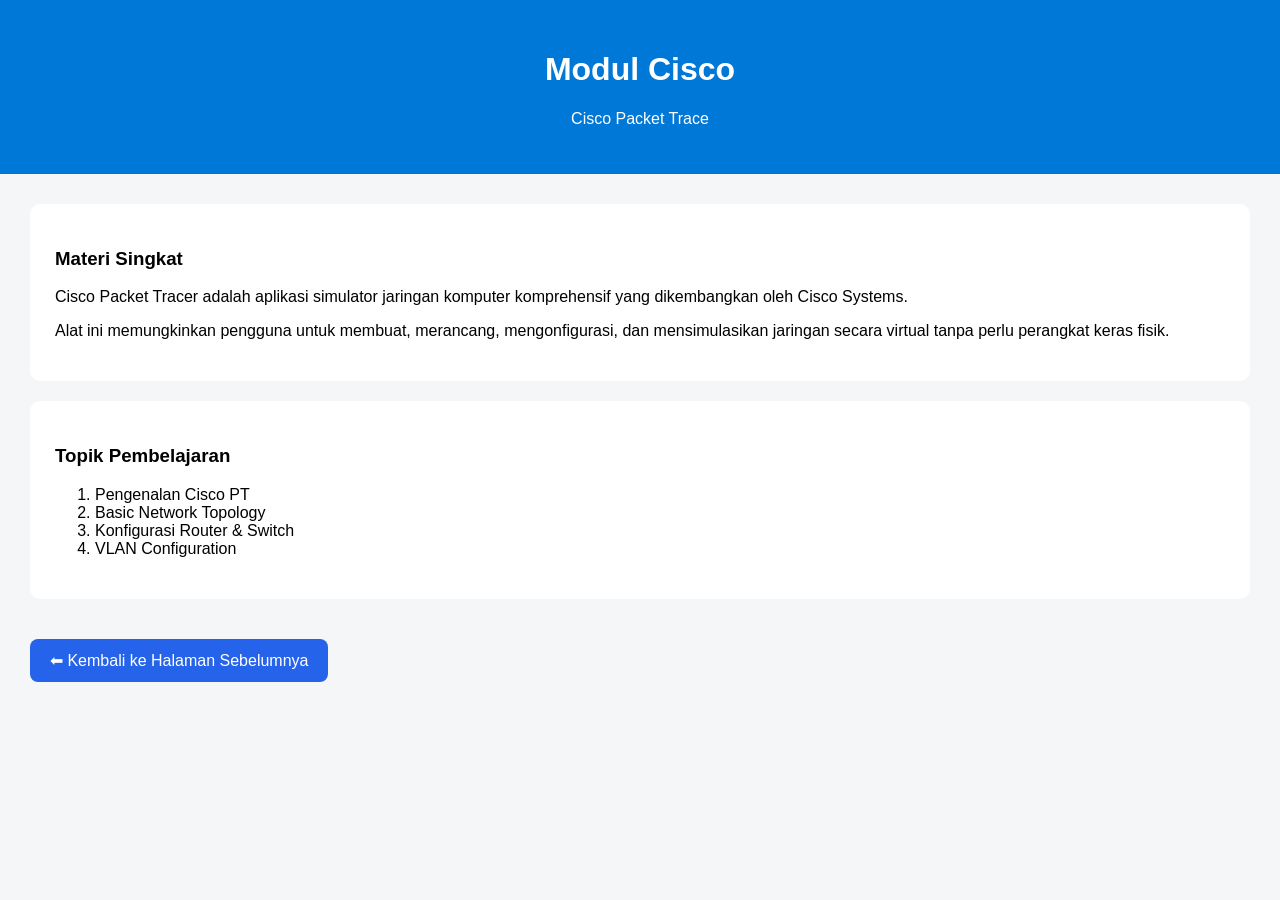
<file: cisco.html>
<!DOCTYPE html>
<html lang="id">
<head>
<meta charset="UTF-8">
<title>Modul Cisco PT</title>
<meta name="viewport" content="width=device-width, initial-scale=1.0">

<style>
body{
    font-family: Arial;
    background:#f4f6f8;
    margin:0;
}
header{
    background:#0078D7;
    color:white;
    padding:30px;
    text-align:center;
}
section{
    padding:30px;
}
.box{
    background:white;
    padding:25px;
    border-radius:10px;
    margin-bottom:20px;
}
a{
    display:inline-block;
    margin-top:20px;
    text-decoration:none;
    background:#2563EB;
    color:white;
    padding:12px 20px;
    border-radius:8px;
}
 .grid {
         display: grid;
         gap: 16px;
         grid-template-columns: repeat(
          auto-fit, minmax(200px, 1fr));
        }
</style>
</head>

<body>

<header>
<h1>Modul Cisco</h1>
<p>Cisco Packet Trace</p>
</header>

<section>

<div class="box">
<h3>Materi Singkat</h3>
<p>Cisco Packet Tracer adalah aplikasi simulator jaringan komputer komprehensif yang dikembangkan oleh Cisco Systems.</p>
   <p> Alat ini memungkinkan pengguna untuk membuat, merancang, mengonfigurasi, dan mensimulasikan jaringan secara virtual tanpa perlu perangkat keras fisik.</p>
</div>

<div class="box">
<h3>Topik Pembelajaran</h3>
<ol>
<li>Pengenalan Cisco PT</li>
<li>Basic Network Topology</li>
<li>Konfigurasi Router & Switch</li>
<li>VLAN Configuration</li>
</ol>
</div>

<a href="moduls.html">⬅ Kembali ke Halaman Sebelumnya</a>

</section>
</body>
</html>
</file>
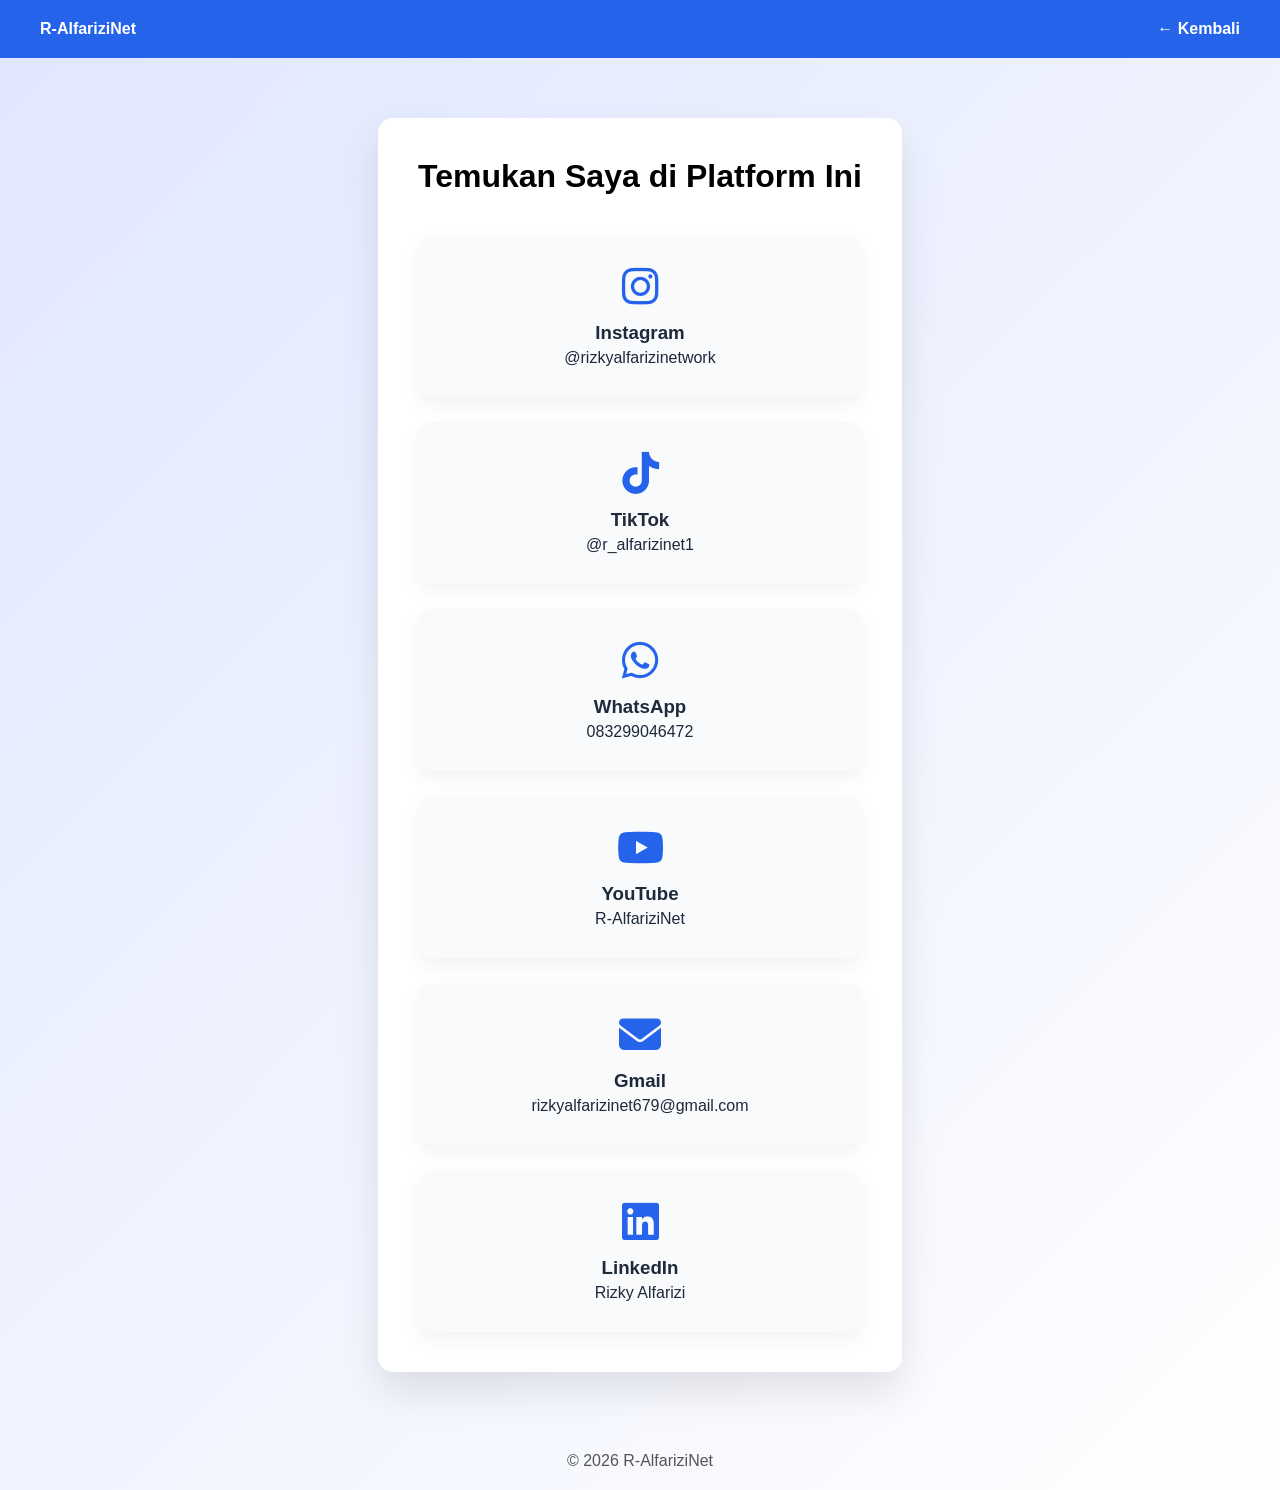
<file: contact.html>
<!DOCTYPE html>
<html lang="id">
<head>
<meta charset="UTF-8">
<meta name="viewport" content="width=device-width, initial-scale=1.0">
<title>Contact | R-AlfariziNet</title>

<!-- ICON CDN -->
<link rel="stylesheet" href="https://cdnjs.cloudflare.com/ajax/libs/font-awesome/6.5.1/css/all.min.css">

<style>
:root{
--primary:#2563EB;
--dark:#0F172A;
--light:#F8FAFC;
}

*{
margin:0;
padding:0;
box-sizing:border-box;
}

body{
font-family:Arial, sans-serif;
background:linear-gradient(135deg,#e0e7ff,#ffffff);
min-height:100vh;
display:flex;
flex-direction:column;
}

header{
display:flex;
justify-content:space-between;
align-items:center;
padding:20px 40px;
background:var(--primary);
color:white;
}

header a{
color:white;
text-decoration:none;
font-weight:bold;
}

.container{
max-width:1100px;
margin:60px auto;
background:white;
padding:40px;
border-radius:15px;
box-shadow:0 20px 40px rgba(0,0,0,0.1);
text-align:center;
}

h1{
margin-bottom:40px;
}

/* GRID */
.contact-icons{
display:grid;
grid-template-columns:repeat(auto-fit,minmax(220px,1fr));
gap:25px;
}

/* CARD */
.contact-card{
background:#f8fafc;
padding:30px 20px;
border-radius:15px;
transition:0.3s;
cursor:pointer;
text-decoration:none;
color:#1E293B;
box-shadow:0 8px 20px rgba(0,0,0,0.05);
}

.contact-card:hover{
transform:translateY(-6px);
box-shadow:0 15px 30px rgba(0,0,0,0.1);
}

.contact-card i{
font-size:42px;
margin-bottom:15px;
color:var(--primary);
}

.contact-card h3{
margin-bottom:5px;
}

footer{
text-align:center;
padding:20px;
margin-top:auto;
color:#555;
}
</style>
</head>

<body>

<header>
<div><strong>R-AlfariziNet</strong></div>
<a href="index.html">← Kembali</a>
</header>

<div class="container">
<h1>Temukan Saya di Platform Ini</h1>

<div class="contact-icons">

<!-- INSTAGRAM -->
<a href="https://instagram.com/username_kamu" target="_blank" class="contact-card">
<i class="fab fa-instagram"></i>
<h3>Instagram</h3>
<p>@rizkyalfarizinetwork</p>
</a>

<!-- TIKTOK -->
<a href="https://tiktok.com/@username_kamu" target="_blank" class="contact-card">
<i class="fab fa-tiktok"></i>
<h3>TikTok</h3>
<p>@r_alfarizinet1</p>
</a>

<!-- WHATSAPP -->
<a href="https://wa.me/6283299046472" target="_blank" class="contact-card">
<i class="fab fa-whatsapp"></i>
<h3>WhatsApp</h3>
<p>083299046472</p>
</a>

<!-- YOUTUBE -->
<a href="https://youtube.com/@channel_kamu" target="_blank" class="contact-card">
<i class="fab fa-youtube"></i>
<h3>YouTube</h3>
<p>R-AlfariziNet</p>
</a>

<!-- GMAIL -->
<a href="mailto:rizkyalfarizinet679@gmail.com" class="contact-card">
<i class="fas fa-envelope"></i>
<h3>Gmail</h3>
<p>rizkyalfarizinet679@gmail.com</p>
</a>

<!-- LINKEDIN -->
<a href="https://linkedin.com/in/username_kamu" target="_blank" class="contact-card">
<i class="fab fa-linkedin"></i>
<h3>LinkedIn</h3>
<p>Rizky Alfarizi</p>
</a>

</div>
</div>

<footer>
© <span id="year"></span> R-AlfariziNet
</footer>

<script>
document.getElementById("year").textContent = new Date().getFullYear();
</script>

</body>
</html>
</file>
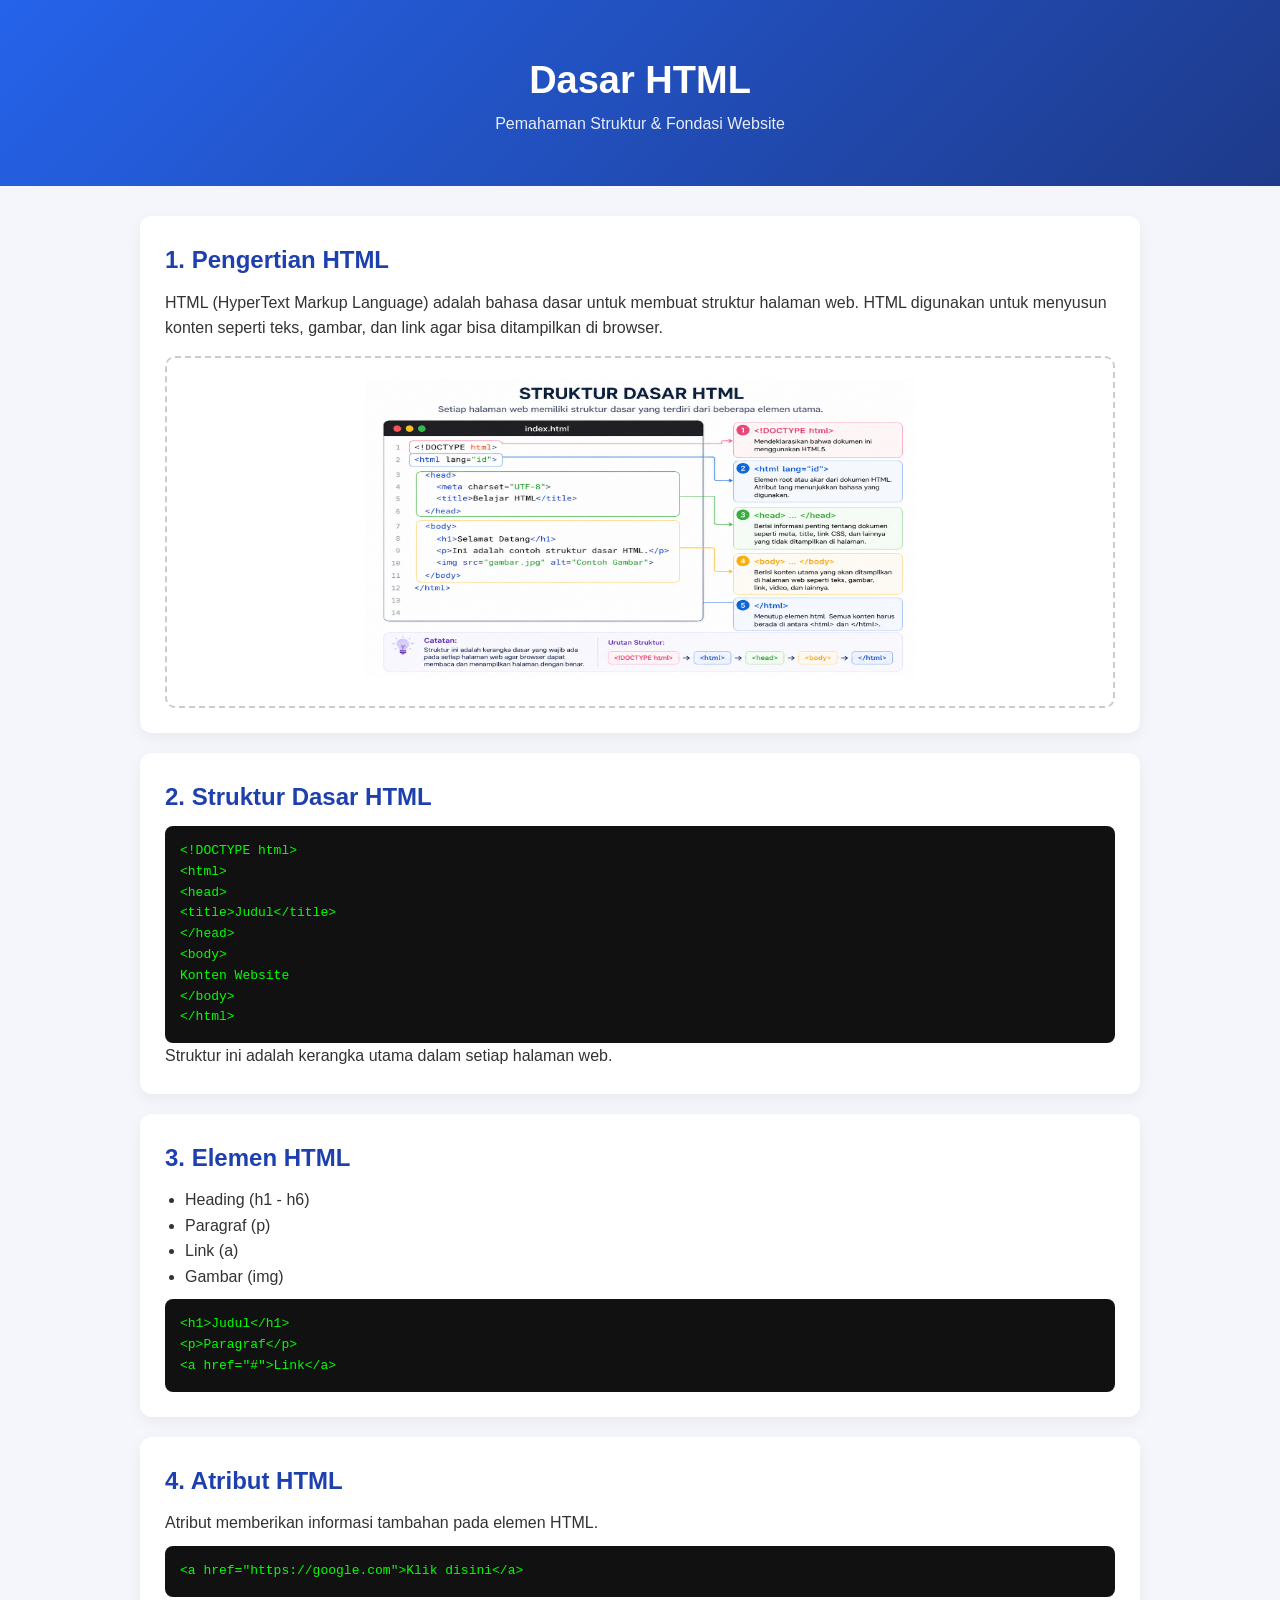
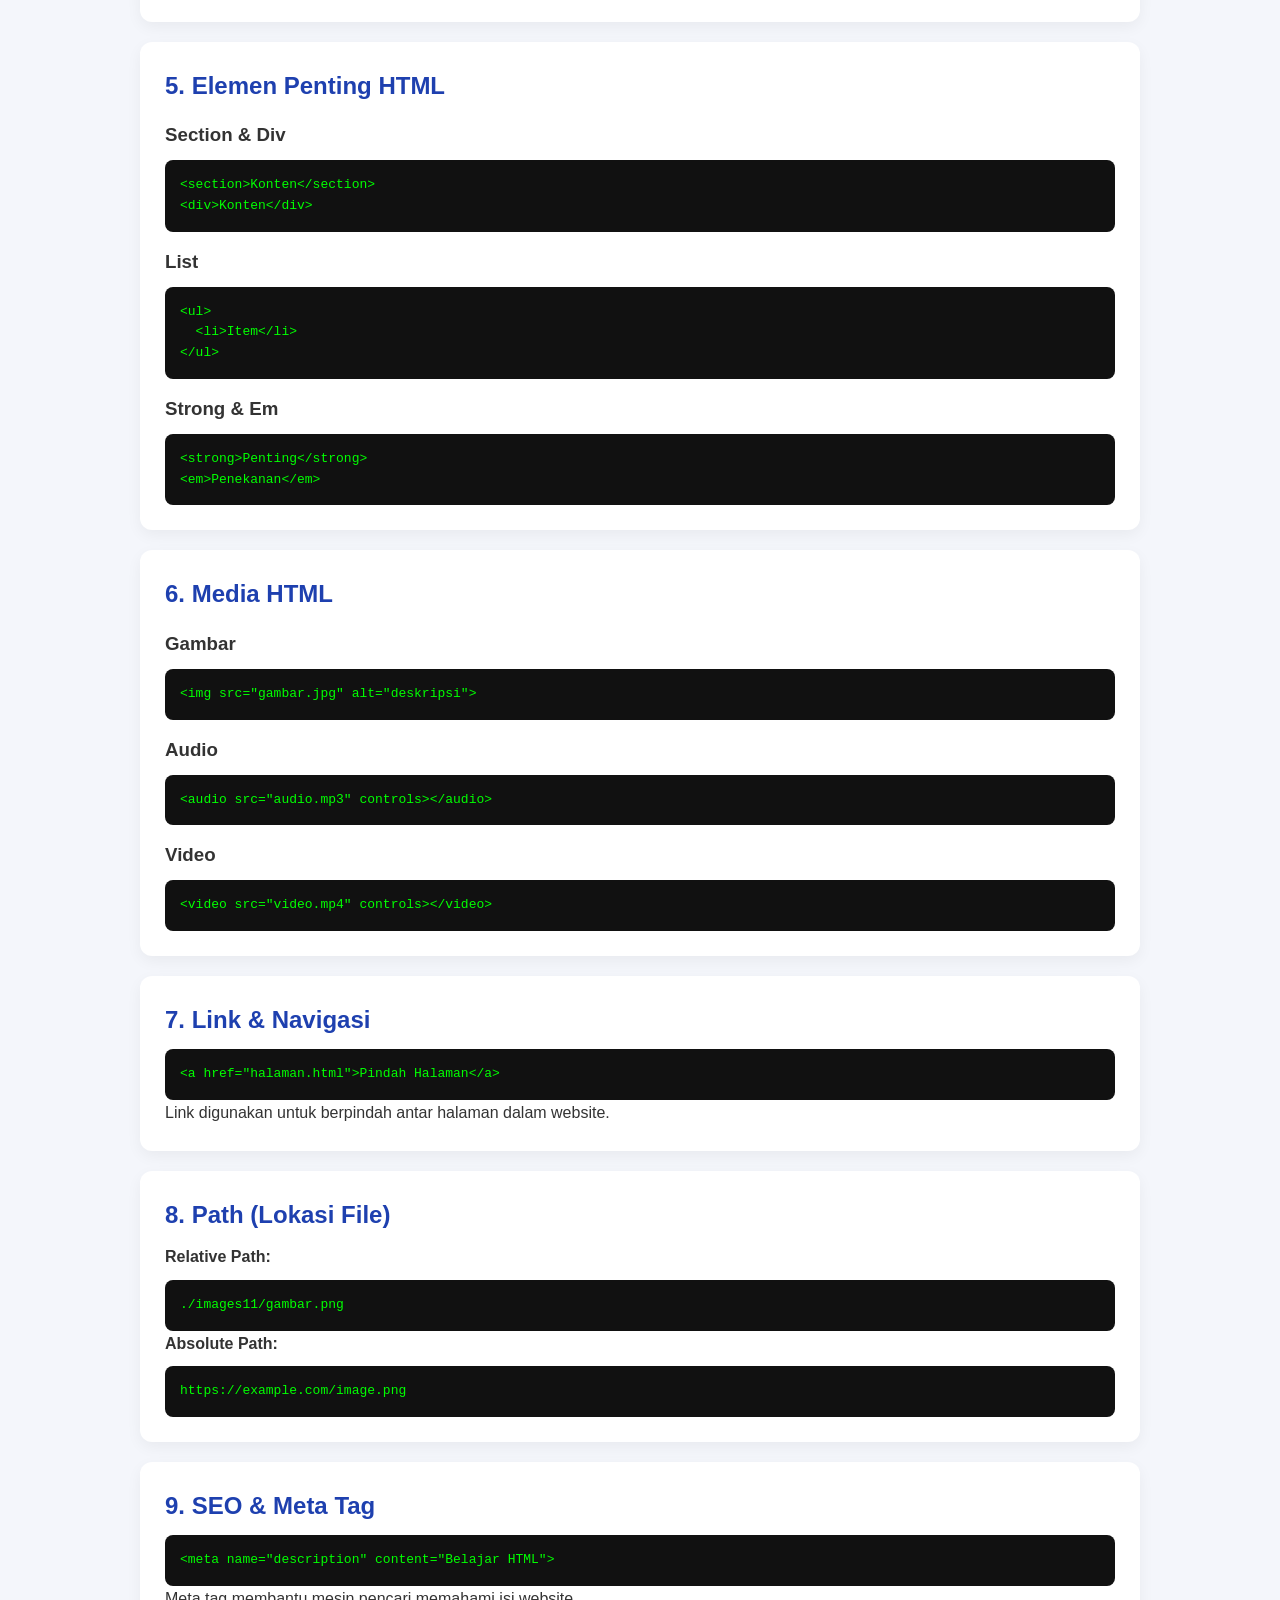
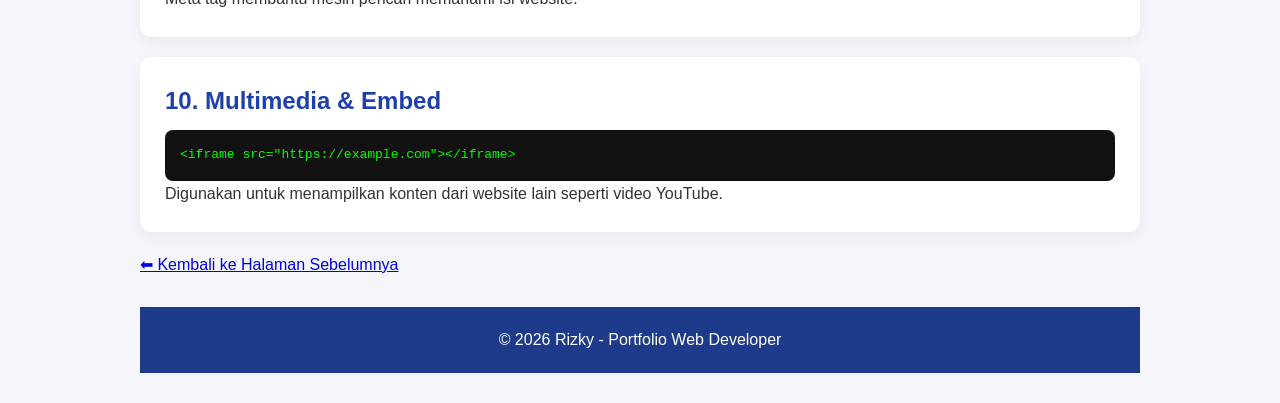
<file: dasar-pemerograman-web.html>
<!DOCTYPE html>
<html lang="id">
<head>
<meta charset="UTF-8">
<meta name="viewport" content="width=device-width, initial-scale=1.0">
<title>Dasar HTML - Portfolio Rizky</title>

<!-- FAVICON -->
<link rel="icon" href="images11/favicon.ico">

<style>

/* RESET */
* {
    margin: 0;
    padding: 0;
    box-sizing: border-box;
}

/* BODY */
body {
    font-family: 'Segoe UI', sans-serif;
    background: #f4f6fb;
    color: #333;
    line-height: 1.6;
}

/* HEADER */
header {
    background: linear-gradient(135deg, #2563eb, #1e3a8a);
    color: white;
    text-align: center;
    padding: 50px 20px;
}

header h1 {
    font-size: 38px;
}

header p {
    opacity: 0.9;
}

/* CONTAINER */
.container {
    width: 90%;
    max-width: 1000px;
    margin: 30px auto;
}

/* CARD */
.card {
    background: white;
    padding: 25px;
    margin-bottom: 20px;
    border-radius: 12px;
    box-shadow: 0 5px 15px rgba(0,0,0,0.05);
}

.card h2 {
    color: #1e40af;
    margin-bottom: 10px;
}

.card h3 {
    margin-top: 15px;
}

/* CODE BLOCK */
pre {
    background: #111;
    color: #0f0;
    padding: 15px;
    border-radius: 8px;
    overflow-x: auto;
    margin-top: 10px;
}

/* LIST */
ul {
    margin-left: 20px;
    margin-top: 10px;
}

/* IMAGE PLACEHOLDER */
.image-box {
    margin-top: 15px;
    border: 2px dashed #ccc;
    padding: 20px;
    text-align: center;
    border-radius: 10px;
    color: #777;
}

/* FOOTER */
footer {
    text-align: center;
    padding: 20px;
    background: #1e3a8a;
    color: white;
    margin-top: 30px;
}

</style>
</head>

<body>

<header>
    <h1>Dasar HTML</h1>
    <p>Pemahaman Struktur & Fondasi Website</p>
</header>

<div class="container">

<!-- 1 -->
<div class="card">
    <h2>1. Pengertian HTML</h2>
    <p>
        HTML (HyperText Markup Language) adalah bahasa dasar untuk membuat struktur halaman web.
        HTML digunakan untuk menyusun konten seperti teks, gambar, dan link agar bisa ditampilkan di browser.
    </p>

    <div class="image-box">
        <img src="images11/dasar-html.png"  width="550" height="300" alt="Foto SACI">
    </div>
</div>

<!-- 2 -->
<div class="card">
    <h2>2. Struktur Dasar HTML</h2>

<pre>
&lt;!DOCTYPE html&gt;
&lt;html&gt;
&lt;head&gt;
&lt;title&gt;Judul&lt;/title&gt;
&lt;/head&gt;
&lt;body&gt;
Konten Website
&lt;/body&gt;
&lt;/html&gt;
</pre>

    <p>
        Struktur ini adalah kerangka utama dalam setiap halaman web.
    </p>
</div>

<!-- 3 -->
<div class="card">
    <h2>3. Elemen HTML</h2>

    <ul>
        <li>Heading (h1 - h6)</li>
        <li>Paragraf (p)</li>
        <li>Link (a)</li>
        <li>Gambar (img)</li>
    </ul>

<pre>
&lt;h1&gt;Judul&lt;/h1&gt;
&lt;p&gt;Paragraf&lt;/p&gt;
&lt;a href="#"&gt;Link&lt;/a&gt;
</pre>

</div>

<!-- 4 -->
<div class="card">
    <h2>4. Atribut HTML</h2>

    <p>Atribut memberikan informasi tambahan pada elemen HTML.</p>

<pre>
&lt;a href="https://google.com"&gt;Klik disini&lt;/a&gt;
</pre>

</div>

<!-- 5 -->
<div class="card">
    <h2>5. Elemen Penting HTML</h2>

    <h3>Section & Div</h3>
<pre>
&lt;section&gt;Konten&lt;/section&gt;
&lt;div&gt;Konten&lt;/div&gt;
</pre>

    <h3>List</h3>
<pre>
&lt;ul&gt;
  &lt;li&gt;Item&lt;/li&gt;
&lt;/ul&gt;
</pre>

    <h3>Strong & Em</h3>
<pre>
&lt;strong&gt;Penting&lt;/strong&gt;
&lt;em&gt;Penekanan&lt;/em&gt;
</pre>

</div>

<!-- 6 -->
<div class="card">
    <h2>6. Media HTML</h2>

    <h3>Gambar</h3>
<pre>
&lt;img src="gambar.jpg" alt="deskripsi"&gt;
</pre>

    <h3>Audio</h3>
<pre>
&lt;audio src="audio.mp3" controls&gt;&lt;/audio&gt;
</pre>

    <h3>Video</h3>
<pre>
&lt;video src="video.mp4" controls&gt;&lt;/video&gt;
</pre>

</div>

<!-- 7 -->
<div class="card">
    <h2>7. Link & Navigasi</h2>

<pre>
&lt;a href="halaman.html"&gt;Pindah Halaman&lt;/a&gt;
</pre>

    <p>
        Link digunakan untuk berpindah antar halaman dalam website.
    </p>
</div>

<!-- 8 -->
<div class="card">
    <h2>8. Path (Lokasi File)</h2>

    <p><b>Relative Path:</b></p>
<pre>./images11/gambar.png</pre>

    <p><b>Absolute Path:</b></p>
<pre>https://example.com/image.png</pre>

</div>

<!-- 9 -->
<div class="card">
    <h2>9. SEO & Meta Tag</h2>

<pre>
&lt;meta name="description" content="Belajar HTML"&gt;
</pre>

    <p>
        Meta tag membantu mesin pencari memahami isi website.
    </p>
</div>

<!-- 10 -->
<div class="card">
    <h2>10. Multimedia & Embed</h2>

<pre>
&lt;iframe src="https://example.com"&gt;&lt;/iframe&gt;
</pre>

    <p>
        Digunakan untuk menampilkan konten dari website lain seperti video YouTube.
    </p>
</div>
<div>
    <a href="pemrogramanweb.html">⬅ Kembali ke Halaman Sebelumnya</a>
</div>

<footer>
    <p>© 2026 Rizky - Portfolio Web Developer</p>
</footer>

</body>
</html>
</file>
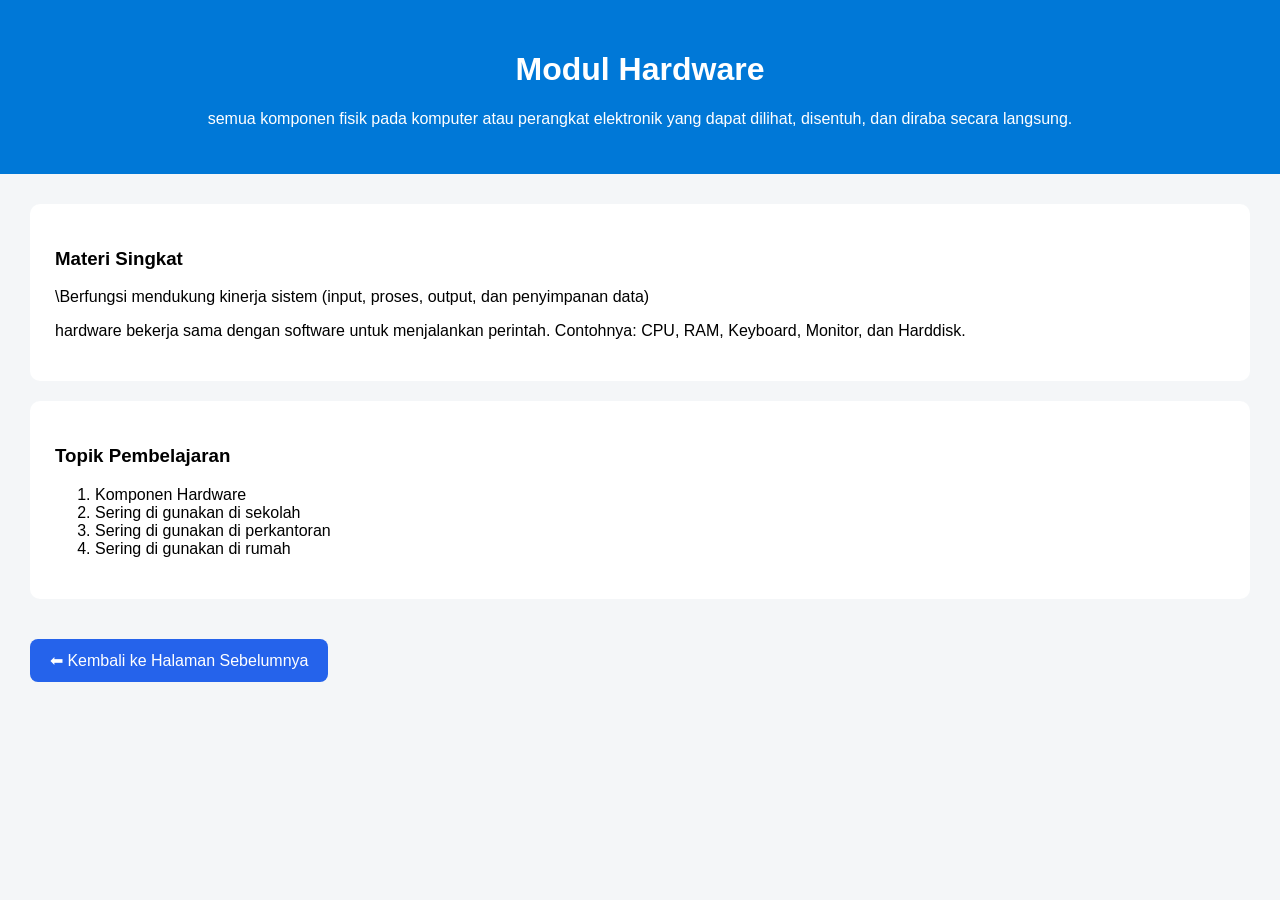
<file: hardware.html>
<!DOCTYPE html>
<html lang="id">
<head>
<meta charset="UTF-8">
<title>Modul Hardware</title>
<meta name="viewport" content="width=device-width, initial-scale=1.0">

<style>
body{
    font-family: Arial;
    background:#f4f6f8;
    margin:0;
}
header{
    background:#0078D7;
    color:white;
    padding:30px;
    text-align:center;
}
section{
    padding:30px;
}
.box{
    background:white;
    padding:25px;
    border-radius:10px;
    margin-bottom:20px;
}
a{
    display:inline-block;
    margin-top:20px;
    text-decoration:none;
    background:#2563EB;
    color:white;
    padding:12px 20px;
    border-radius:8px;
}
 .grid {
         display: grid;
         gap: 16px;
         grid-template-columns: repeat(
          auto-fit, minmax(200px, 1fr));
        }
</style>
</head>

<body>

<header>
<h1>Modul Hardware</h1>
<p>semua komponen fisik pada komputer atau perangkat elektronik yang dapat dilihat, disentuh, dan diraba secara langsung.</p>
</header>

<section>

<div class="box">
<h3>Materi Singkat</h3>
<p>\Berfungsi mendukung kinerja sistem (input, proses, output, dan penyimpanan data)</p>
   <p>hardware bekerja sama dengan software untuk menjalankan perintah. Contohnya: CPU, RAM, Keyboard, Monitor, dan Harddisk.</p>
</div>

<div class="box">
<h3>Topik Pembelajaran</h3>
<ol>
<li>Komponen Hardware</li>
<li>Sering di gunakan di sekolah</li>
<li>Sering di gunakan di perkantoran</li>
<li>Sering di gunakan di rumah</li>
</ol>
</div>

<a href="moduls.html">⬅ Kembali ke Halaman Sebelumnya</a>

</section>
</body>
</html>
</file>
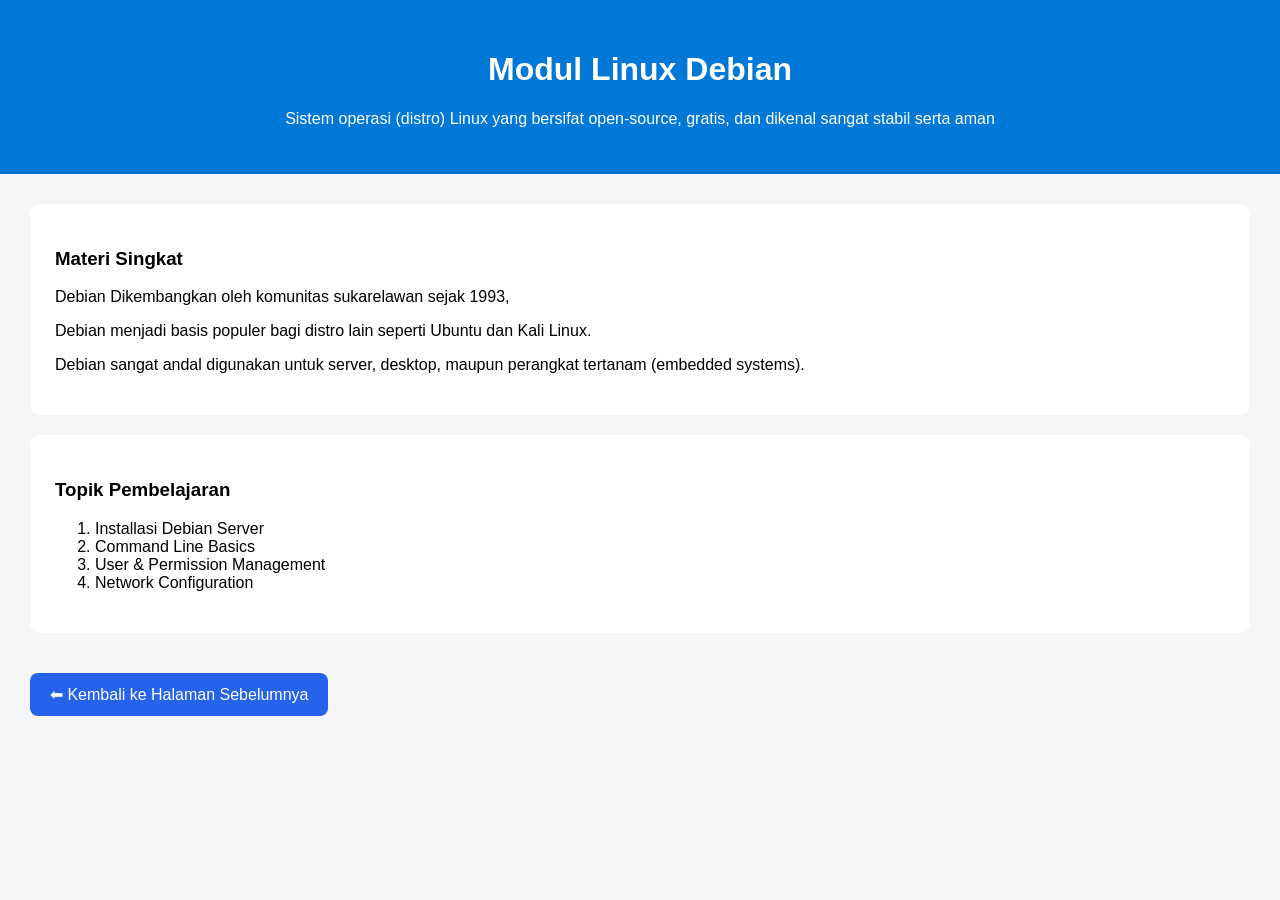
<file: linuxdebian.html>
<!DOCTYPE html>
<html lang="id">
<head>
<meta charset="UTF-8">
<title>Modul Linux Debian</title>
<meta name="viewport" content="width=device-width, initial-scale=1.0">

<style>
body{
    font-family: Arial;
    background:#f4f6f8;
    margin:0;
}
header{
    background:#0078D7;
    color:white;
    padding:30px;
    text-align:center;
}
section{
    padding:30px;
}
.box{
    background:white;
    padding:25px;
    border-radius:10px;
    margin-bottom:20px;
}
a{
    display:inline-block;
    margin-top:20px;
    text-decoration:none;
    background:#2563EB;
    color:white;
    padding:12px 20px;
    border-radius:8px;
}
 .grid {
         display: grid;
         gap: 16px;
         grid-template-columns: repeat(
          auto-fit, minmax(200px, 1fr));
        }
</style>
</head>

<body>

<header>
<h1>Modul Linux Debian</h1>
<p>Sistem operasi (distro) Linux yang bersifat open-source, gratis, dan dikenal sangat stabil serta aman</p>
</header>

<section>

<div class="box">
<h3>Materi Singkat</h3>
<p>Debian Dikembangkan oleh komunitas sukarelawan sejak 1993,</p>
<p>Debian menjadi basis populer bagi distro lain seperti Ubuntu dan Kali Linux.</p>
<p>Debian sangat andal digunakan untuk server, desktop, maupun perangkat tertanam (embedded systems). </p>
</div>

<div class="box">
<h3>Topik Pembelajaran</h3>
<ol>
<li>Installasi Debian Server</li>
<li>Command Line Basics</li>
<li>User & Permission Management</li>
<li>Network Configuration</li>
</ol>
</div>

<a href="moduls.html">⬅ Kembali ke Halaman Sebelumnya</a>

</section>
</body>
</html>
</file>
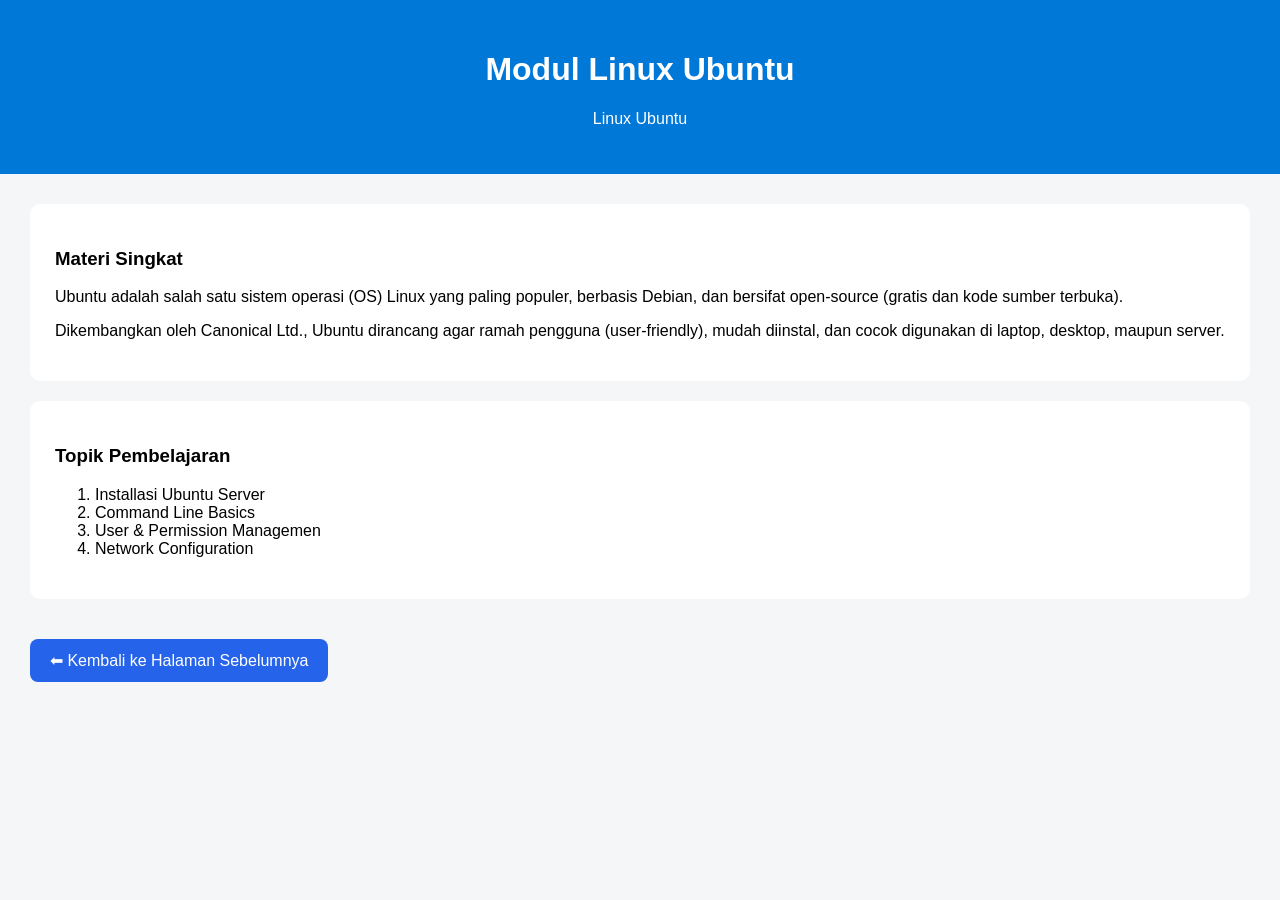
<file: linuxubuntu.html>
<!DOCTYPE html>
<html lang="id">
<head>
<meta charset="UTF-8">
<title>Modul Linux Ubuntu</title>
<meta name="viewport" content="width=device-width, initial-scale=1.0">

<style>
body{
    font-family: Arial;
    background:#f4f6f8;
    margin:0;
}
header{
    background:#0078D7;
    color:white;
    padding:30px;
    text-align:center;
}
section{
    padding:30px;
}
.box{
    background:white;
    padding:25px;
    border-radius:10px;
    margin-bottom:20px;
}
a{
    display:inline-block;
    margin-top:20px;
    text-decoration:none;
    background:#2563EB;
    color:white;
    padding:12px 20px;
    border-radius:8px;
}
</style>
</head>

<body>

<header>
<h1>Modul Linux Ubuntu</h1>
<p>Linux Ubuntu</p>
</header>

<section>

<div class="box">
<h3>Materi Singkat</h3>
<p>Ubuntu adalah salah satu sistem operasi (OS) Linux yang paling populer, berbasis Debian, dan bersifat open-source (gratis dan kode sumber terbuka).</p>
   <p>Dikembangkan oleh Canonical Ltd., Ubuntu dirancang agar ramah pengguna (user-friendly), mudah diinstal, dan cocok digunakan di laptop, desktop, maupun server. </p>
</div>

<div class="box">
<h3>Topik Pembelajaran</h3>
<ol>
<li>Installasi Ubuntu Server</li>
<li>Command Line Basics</li>
<li>User & Permission Managemen</li>
<li>Network Configuration</li>
</ol>
</div>

<a href="moduls.html">⬅ Kembali ke Halaman Sebelumnya</a>

</section>
</body>
</html>
</file>
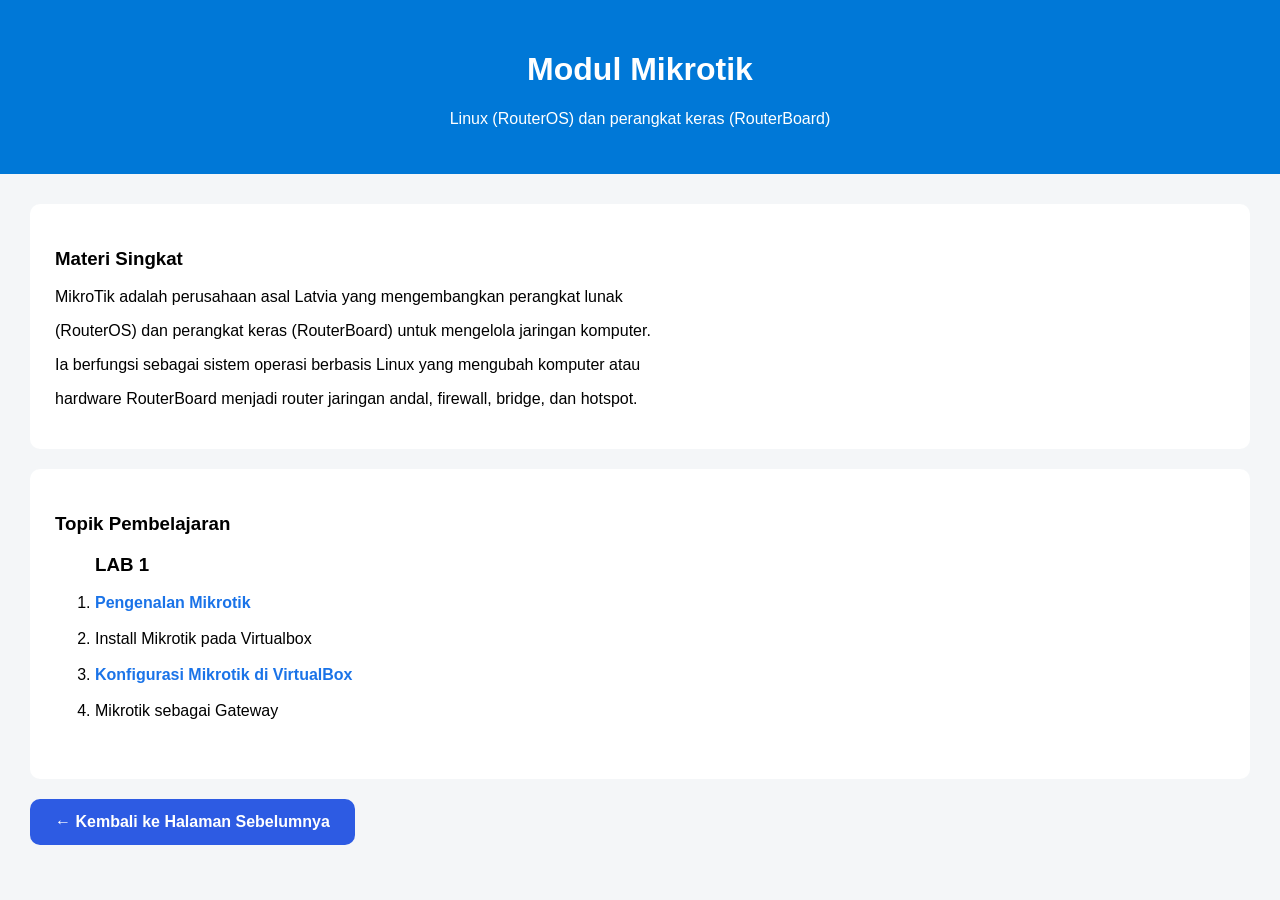
<file: mikrotik.html>
<!DOCTYPE html>
<html lang="id">
<head>
<meta charset="UTF-8">
<title>Modul Mikrotik</title>
<meta name="viewport" content="width=device-width, initial-scale=1.0">

<style>
body{
    font-family: Arial;
    background:#f4f6f8;
    margin:0;
}
header{
    background:#0078D7;
    color:white;
    padding:30px;
    text-align:center;
}
section{
    padding:30px;
}
.box{
    background:white;
    padding:25px;
    border-radius:10px;
    margin-bottom:20px;
}

.link-modul{
color:#1a73e8;
text-decoration:none;
font-weight:600;
}

.link-modul:hover{
text-decoration:underline;
}

.btn-kembali{
display:inline-block;
background:#2d5be3;
color:white;
padding:14px 25px;
border-radius:10px;
text-decoration:none;
font-weight:600;
}

.btn-kembali:hover{
background:#1f47c7;
}


</style>
</head>

<body>

<header>
<h1>Modul Mikrotik</h1>
<p>Linux (RouterOS) dan perangkat keras (RouterBoard)</p>
</header>

<section>

<div class="box">
<h3>Materi Singkat</h3>
<p>MikroTik adalah perusahaan asal Latvia yang mengembangkan perangkat lunak</p>
<p>(RouterOS) dan perangkat keras (RouterBoard) untuk mengelola jaringan komputer.</p>
<p>Ia berfungsi sebagai sistem operasi berbasis Linux yang mengubah komputer atau</p>
<p>hardware RouterBoard menjadi router jaringan andal, firewall, bridge, dan hotspot.</p>
</div>

<div class="box">
<h3>Topik Pembelajaran</h3>
<ol>
<h3>LAB 1</h3>
<li><a href="modul-mikrotik-introduction.html" class="link-modul">Pengenalan Mikrotik</a></li><br>
<li>Install Mikrotik pada Virtualbox</li><br>
<li><a href="modul-mikrotik-virtualbox.html.html" class="link-modul">Konfigurasi Mikrotik di VirtualBox</a></li><br>
<li>Mikrotik sebagai Gateway</li><br>
</ol>
</div>

<a href="moduls.html" class="btn-kembali">
← Kembali ke Halaman Sebelumnya
</a>


</section>
</body>
</html>
</file>
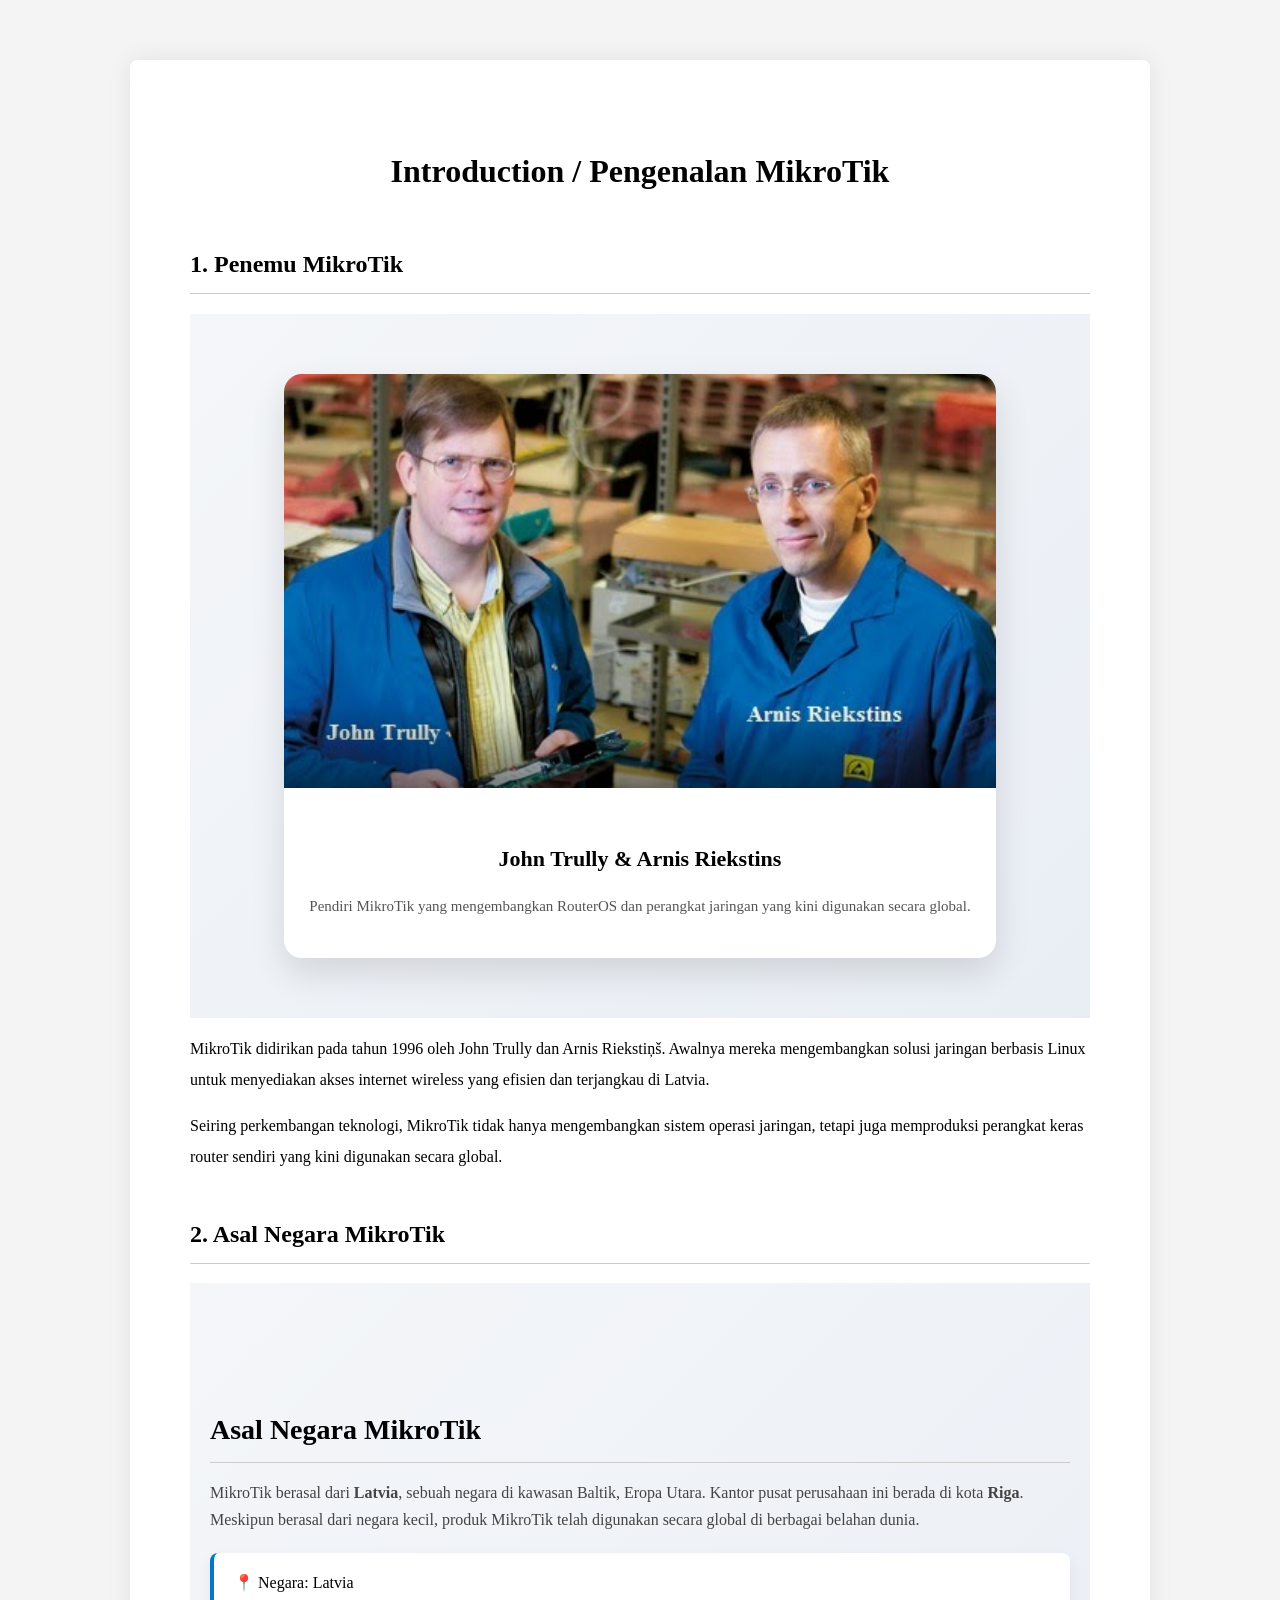
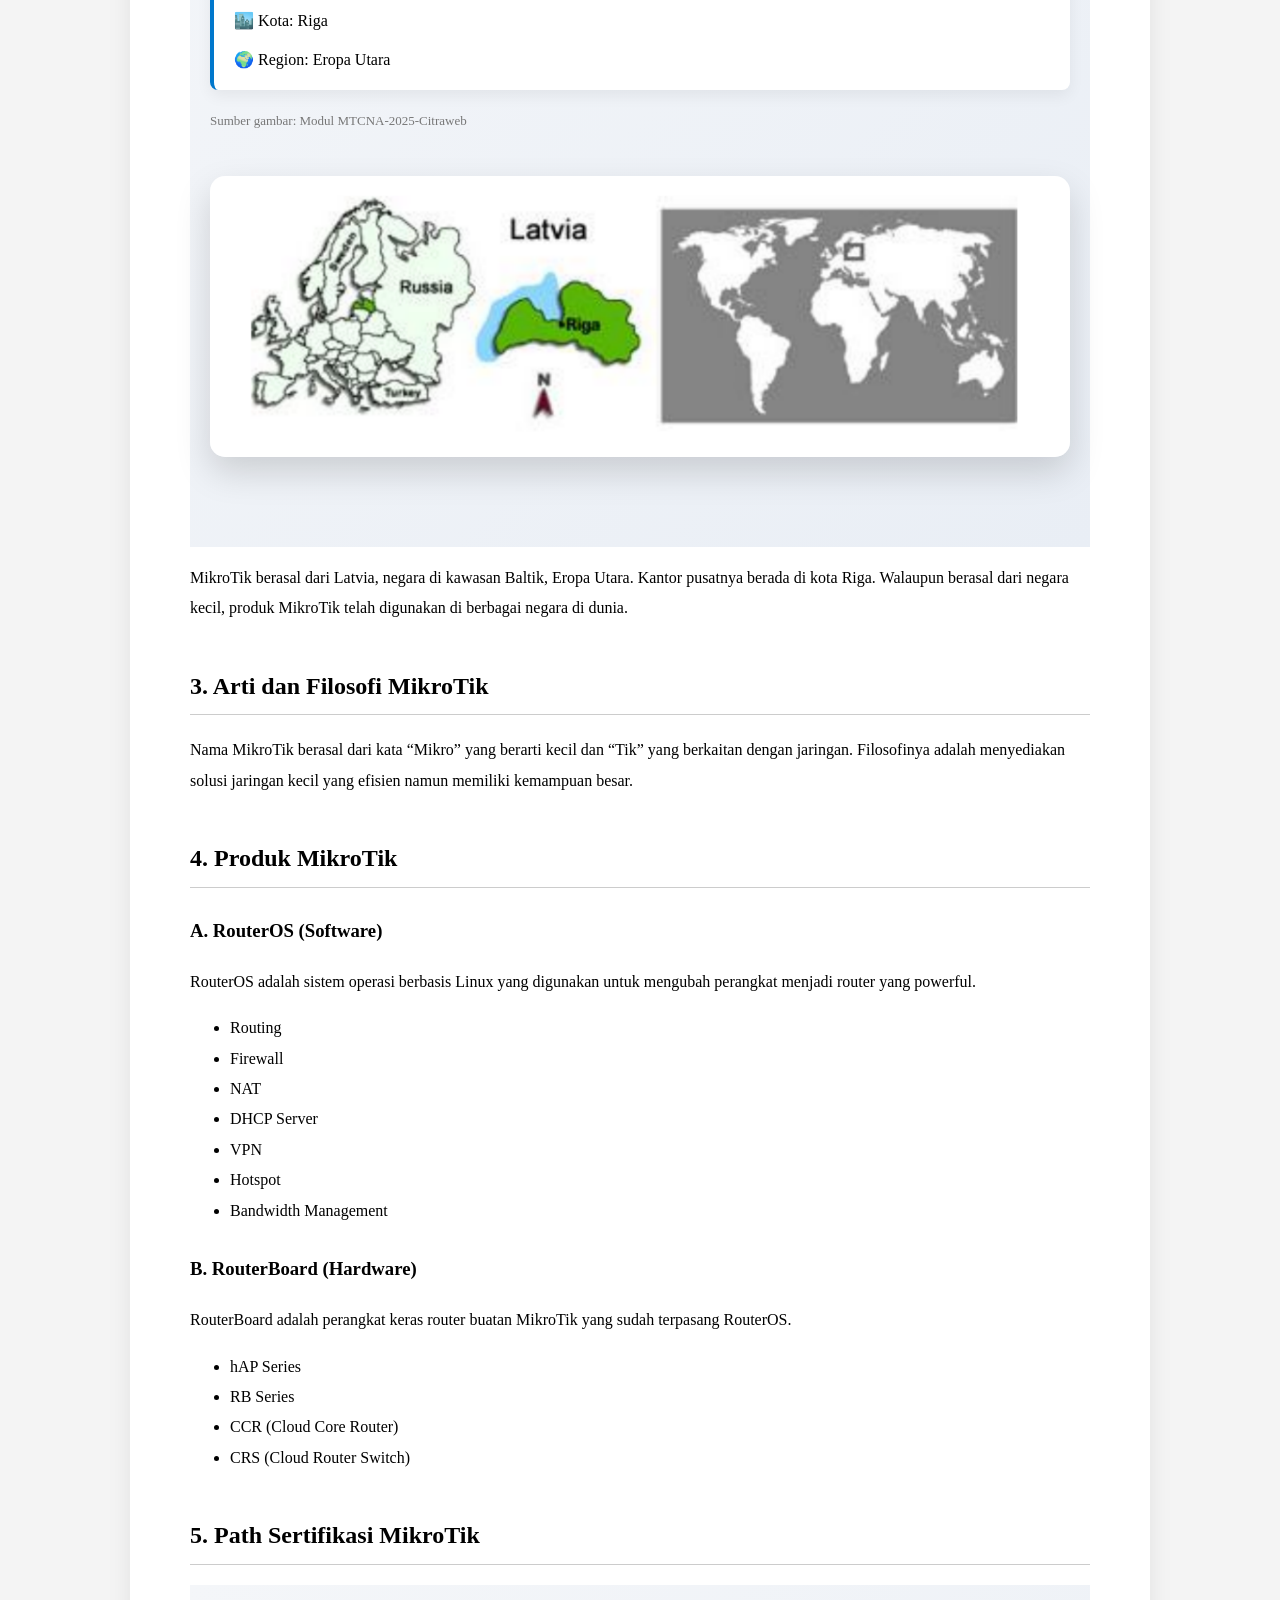
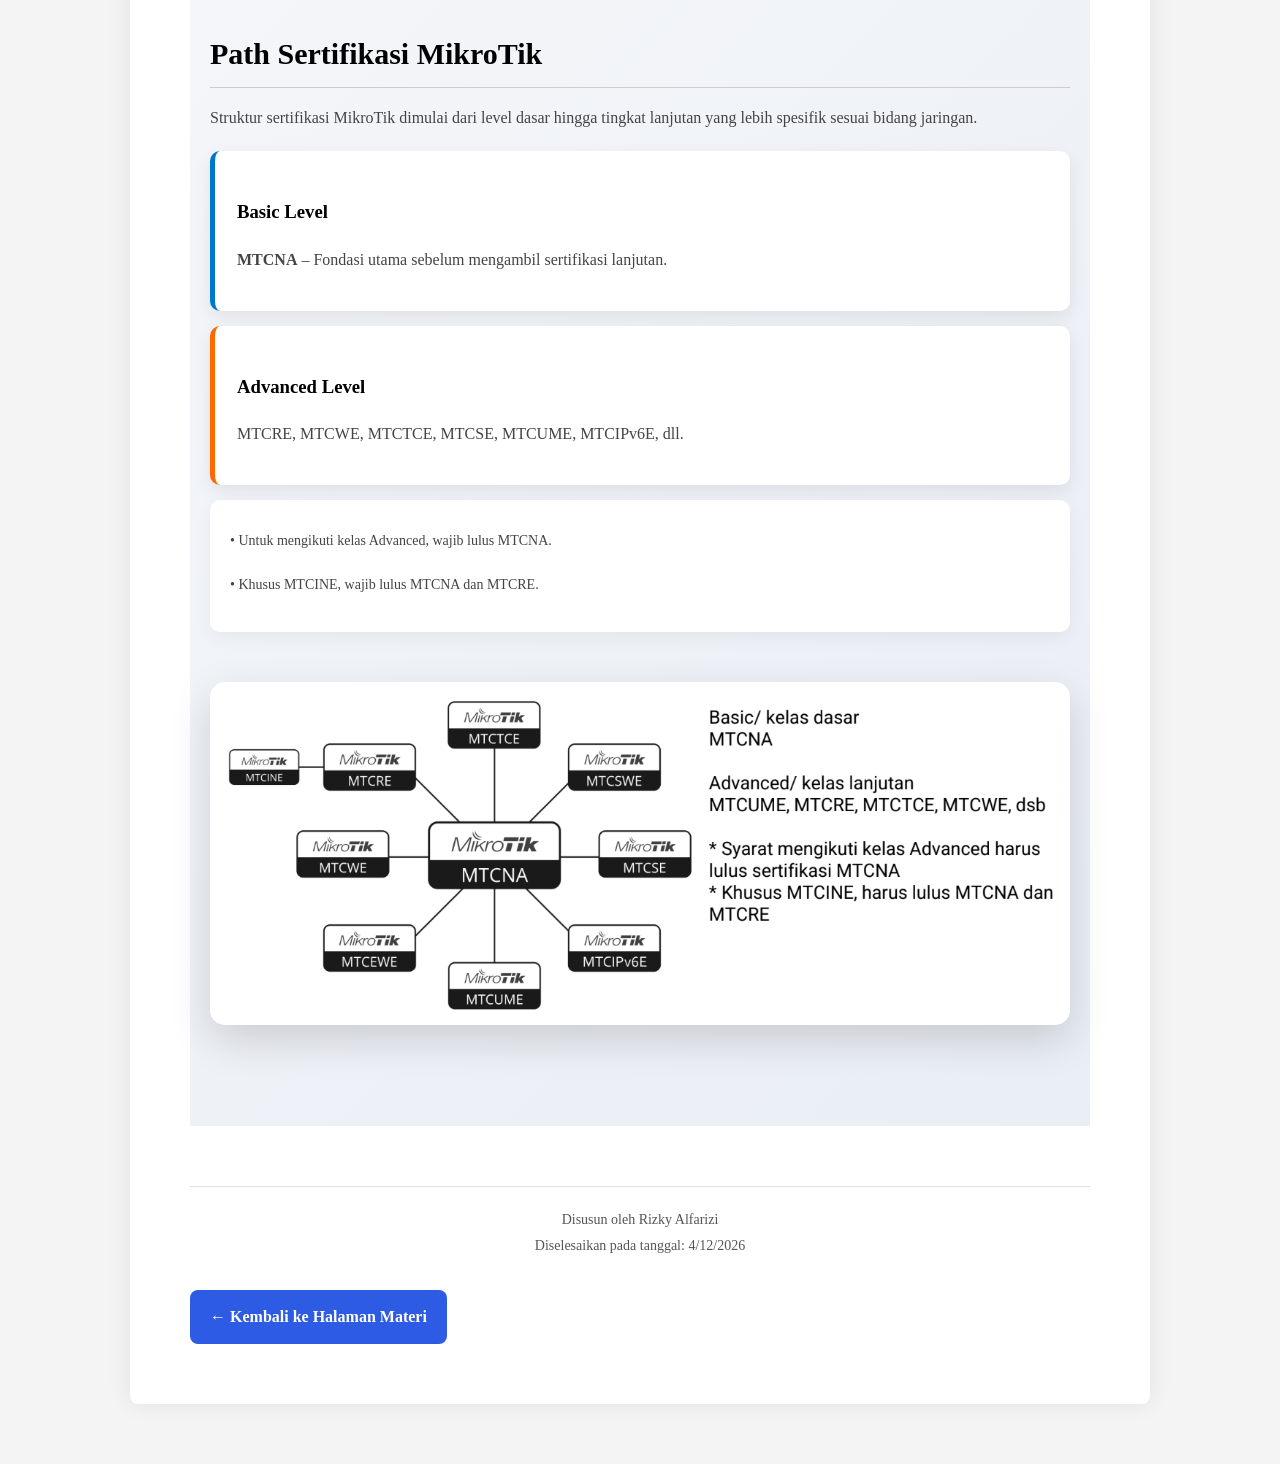
<file: modul-mikrotik-introduction.html.html>
<!DOCTYPE html>
<html lang="id">
<head>
<meta charset="UTF-8">
<meta name="viewport" content="width=device-width, initial-scale=1.0">
<title>Pengenalan MikroTik</title>

<style>
body{
margin:0;
font-family:"Times New Roman", serif;
background:#f4f4f4;
}

.container{
max-width:900px;
margin:60px auto;
background:white;
padding:60px;
box-shadow:0 0 25px rgba(0,0,0,0.08);
border-radius:8px;
line-height:1.9;
}

h1{
text-align:center;
margin-bottom:40px;
}

h2{
margin-top:40px;
border-bottom:1px solid #ccc;
padding-bottom:5px;
}

h3{
margin-top:25px;
}

ul{
margin-top:10px;
}

.footer{
margin-top:60px;
text-align:center;
font-size:14px;
color:#555;
border-top:1px solid #ddd;
padding-top:20px;
}

.link-kembali{
display:inline-block;
margin-top:30px;
text-decoration:none;
background:#2d5be3;
color:white;
padding:12px 20px;
border-radius:8px;
font-weight:600;
}

.link-kembali:hover{
background:#1f47c7;
}

/* Section Background */
.founder-section {
    padding: 60px 20px;
    display: flex;
    justify-content: center;
    background: linear-gradient(135deg, #f4f6f9, #e9eef5);
}

/* Card Container */
.founder-card {
    background: #ffffff;
    border-radius: 18px;
    overflow: hidden;
    max-width: 850px;
    box-shadow: 0 15px 35px rgba(0, 0, 0, 0.12);
    transition: 0.4s ease;
}

.founder-card:hover {
    transform: translateY(-8px);
}

/* Image Styling */
.image-wrapper {
    position: relative;
    overflow: hidden;
}

.image-wrapper img {
    width: 100%;
    display: block;
    transition: 0.4s ease;
}

.image-wrapper:hover img {
    transform: scale(1.05);
}

/* Decorative Accent */
.image-wrapper::after {
    content: "";
    position: absolute;
    bottom: 0;
    left: 0;
    width: 100%;
    height: 80px;
    background: linear-gradient(to top, rgba(0,0,0,0.5), transparent);
}

/* Text Info */
.founder-info {
    padding: 25px;
    text-align: center;
}

.founder-info h3 {
    margin-bottom: 10px;
    font-size: 22px;
}

.founder-info p {
    color: #555;
    font-size: 15px;
    line-height: 1.6;
}

/* Section Background */
.origin-section {
    padding: 80px 20px;
    background: linear-gradient(135deg, #f4f6f9, #e9eef5);
}

/* Layout */
.origin-container {
    display: flex;
    flex-wrap: wrap;
    align-items: center;
    gap: 40px;
    max-width: 1100px;
    margin: auto;
}

/* Text Area */
.origin-text {
    flex: 1 1 450px;
}

.origin-text h2 {
    font-size: 28px;
    margin-bottom: 15px;
}

.origin-text p {
    line-height: 1.7;
    color: #444;
    margin-bottom: 20px;
}

/* Highlight Info Box */
.origin-highlight {
    display: flex;
    flex-direction: column;
    gap: 8px;
    background: #ffffff;
    padding: 15px 20px;
    border-left: 4px solid #0077cc;
    border-radius: 8px;
    box-shadow: 0 6px 15px rgba(0,0,0,0.06);
    margin-bottom: 15px;
}

.source-text {
    color: #777;
    font-size: 13px;
}

/* Image Area */
.origin-image {
    flex: 1 1 450px;
}

.origin-image img {
    width: 100%;
    border-radius: 15px;
    box-shadow: 0 15px 35px rgba(0,0,0,0.15);
    transition: 0.4s ease;
}

.origin-image img:hover {
    transform: scale(1.03);
}

.cert-path-section {
    padding: 90px 20px;
    background: linear-gradient(135deg, #f4f6f9, #e9eef5);
}

.cert-path-container {
    display: flex;
    flex-wrap: wrap;
    align-items: center;
    gap: 50px;
    max-width: 1200px;
    margin: auto;
}

.cert-path-text {
    flex: 1 1 500px;
}

.cert-path-text h2 {
    font-size: 30px;
    margin-bottom: 15px;
}

.cert-path-text p {
    color: #444;
    line-height: 1.7;
    margin-bottom: 20px;
}

/* Level Boxes */
.path-level {
    padding: 18px 22px;
    border-radius: 10px;
    margin-bottom: 15px;
    background: #ffffff;
    box-shadow: 0 6px 18px rgba(0,0,0,0.08);
}

.path-level.basic {
    border-left: 5px solid #0077cc;
}

.path-level.advanced {
    border-left: 5px solid #ff6a00;
}

.path-level h3 {
    margin-bottom: 5px;
}

/* Notes */
.path-note {
    background: #ffffff;
    padding: 15px 20px;
    border-radius: 10px;
    box-shadow: 0 6px 18px rgba(0,0,0,0.05);
    font-size: 14px;
    color: #555;
}

/* Image */
.cert-path-image {
    flex: 1 1 500px;
}

.cert-path-image img {
    width: 100%;
    border-radius: 15px;
    box-shadow: 0 15px 40px rgba(0,0,0,0.15);
    transition: 0.4s ease;
}

.cert-path-image img:hover {
    transform: scale(1.03);
}

.cert-path-section {
    padding-top: 40px;
}

.cert-path-section h2 {
    margin-top: 0;
}

 .grid {
         display: grid;
         gap: 16px;
         grid-template-columns: repeat(
          auto-fit, minmax(200px, 1fr));
        }
</style>
</head>

<body>

<div class="container">

<h1>Introduction / Pengenalan MikroTik</h1>

<h2>1. Penemu MikroTik</h2>
<section class="founder-section">
    <div class="founder-card">

        <div class="image-wrapper">
            <img src="images11/mikrotik-founder.jpg" alt="Pendiri MikroTik">
        </div>

        <div class="founder-info">
            <h3>John Trully & Arnis Riekstins</h3>
            <p>
                Pendiri MikroTik yang mengembangkan RouterOS dan perangkat jaringan 
                yang kini digunakan secara global.
            </p>
        </div>

    </div>
</section>
<p>MikroTik didirikan pada tahun 1996 oleh John Trully dan Arnis Riekstiņš. Awalnya mereka mengembangkan solusi jaringan berbasis Linux untuk menyediakan akses internet wireless yang efisien dan terjangkau di Latvia.</p>
<p>Seiring perkembangan teknologi, MikroTik tidak hanya mengembangkan sistem operasi jaringan, tetapi juga memproduksi perangkat keras router sendiri yang kini digunakan secara global.</p>

<h2>2. Asal Negara MikroTik</h2>
<section class="origin-section">
    <div class="origin-container">
        <div class="origin-text">
            <h2>Asal Negara MikroTik</h2>
            <p>
                MikroTik berasal dari <strong>Latvia</strong>, sebuah negara di kawasan 
                Baltik, Eropa Utara. Kantor pusat perusahaan ini berada di kota 
                <strong>Riga</strong>. Meskipun berasal dari negara kecil, produk 
                MikroTik telah digunakan secara global di berbagai belahan dunia.
            </p>

            <div class="origin-highlight">
                <span>📍 Negara: Latvia</span>
                <span>🏙️ Kota: Riga</span>
                <span>🌍 Region: Eropa Utara</span>
            </div>

            <small class="source-text">
                Sumber gambar: Modul MTCNA-2025-Citraweb
            </small>
        </div>

        <div class="origin-image">
            <img src="images11/peta-latvia.png" alt="Lokasi Latvia di Peta Dunia">
        </div>

    </div>

</section>
<p>MikroTik berasal dari Latvia, negara di kawasan Baltik, Eropa Utara. Kantor pusatnya berada di kota Riga. Walaupun berasal dari negara kecil, produk MikroTik telah digunakan di berbagai negara di dunia.</p>

<h2>3. Arti dan Filosofi MikroTik</h2>
<p>Nama MikroTik berasal dari kata “Mikro” yang berarti kecil dan “Tik” yang berkaitan dengan jaringan. Filosofinya adalah menyediakan solusi jaringan kecil yang efisien namun memiliki kemampuan besar.</p>

<h2>4. Produk MikroTik</h2>

<h3>A. RouterOS (Software)</h3>
<p>RouterOS adalah sistem operasi berbasis Linux yang digunakan untuk mengubah perangkat menjadi router yang powerful.</p>
<ul>
<li>Routing</li>
<li>Firewall</li>
<li>NAT</li>
<li>DHCP Server</li>
<li>VPN</li>
<li>Hotspot</li>
<li>Bandwidth Management</li>
</ul>

<h3>B. RouterBoard (Hardware)</h3>
<p>RouterBoard adalah perangkat keras router buatan MikroTik yang sudah terpasang RouterOS.</p>
<ul>
<li>hAP Series</li>
<li>RB Series</li>
<li>CCR (Cloud Core Router)</li>
<li>CRS (Cloud Router Switch)</li>
</ul>

<h2>5. Path Sertifikasi MikroTik</h2>
<section class="cert-path-section">

    <div class="cert-path-container">

        <div class="cert-path-text">
            <h2>Path Sertifikasi MikroTik</h2>
            <p>
                Struktur sertifikasi MikroTik dimulai dari level dasar hingga
                tingkat lanjutan yang lebih spesifik sesuai bidang jaringan.
            </p>

            <div class="path-level basic">
                <h3>Basic Level</h3>
                <p><strong>MTCNA</strong> – Fondasi utama sebelum mengambil sertifikasi lanjutan.</p>
            </div>

            <div class="path-level advanced">
                <h3>Advanced Level</h3>
                <p>MTCRE, MTCWE, MTCTCE, MTCSE, MTCUME, MTCIPv6E, dll.</p>
            </div>

            <div class="path-note">
                <p>• Untuk mengikuti kelas Advanced, wajib lulus MTCNA.</p>
                <p>• Khusus MTCINE, wajib lulus MTCNA dan MTCRE.</p>
            </div>
        </div>

        <div class="cert-path-image">
            <img src="images11/sertifikat.png" alt="Path Sertifikasi MikroTik">
        </div>

    </div>

</section>
<div class="footer">
Disusun oleh Rizky Alfarizi<br>
<span id="tanggal"></span>
</div>

<a href="mikrotik.html" class="link-kembali">← Kembali ke Halaman Materi</a>

</div>

<script>
const today = new Date();
document.getElementById("tanggal").innerText =
"Diselesaikan pada tanggal: " + today.toLocaleDateString("id-ID");
</script>

</body>
</html>
</file>
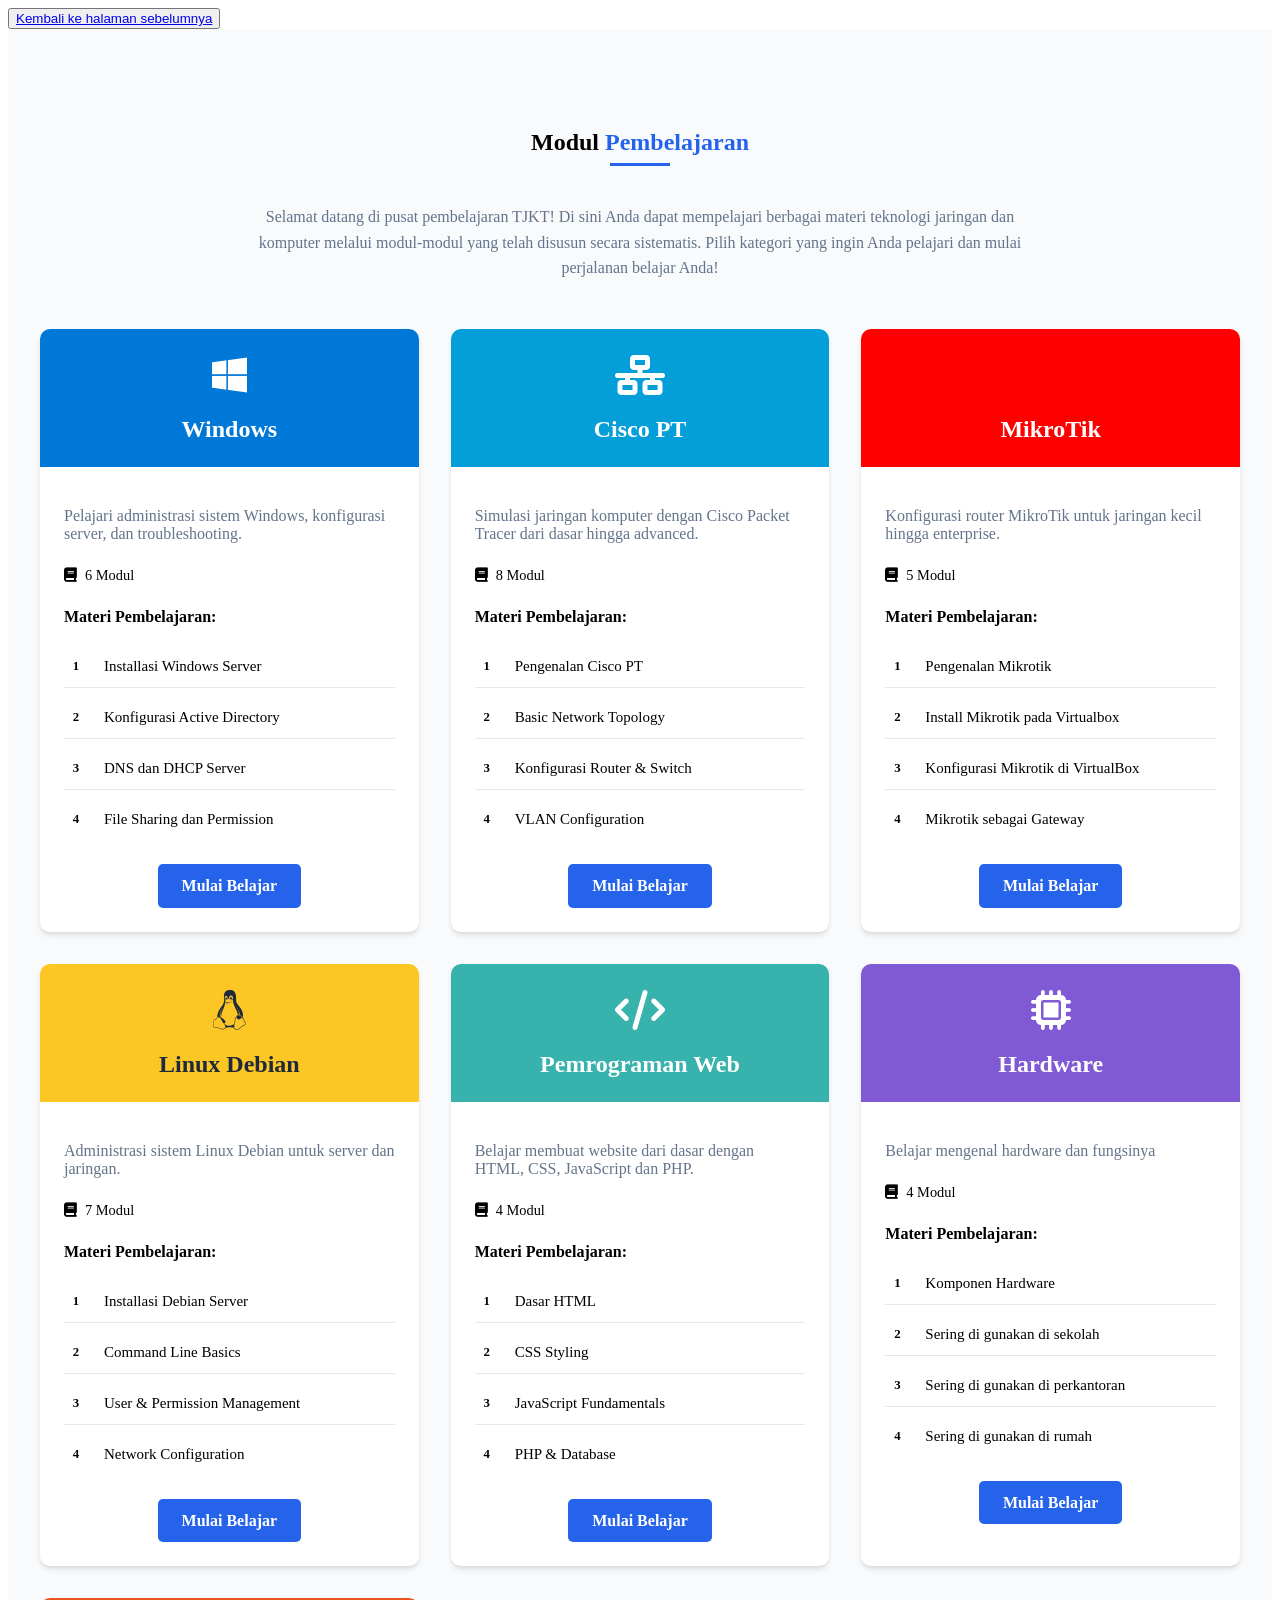
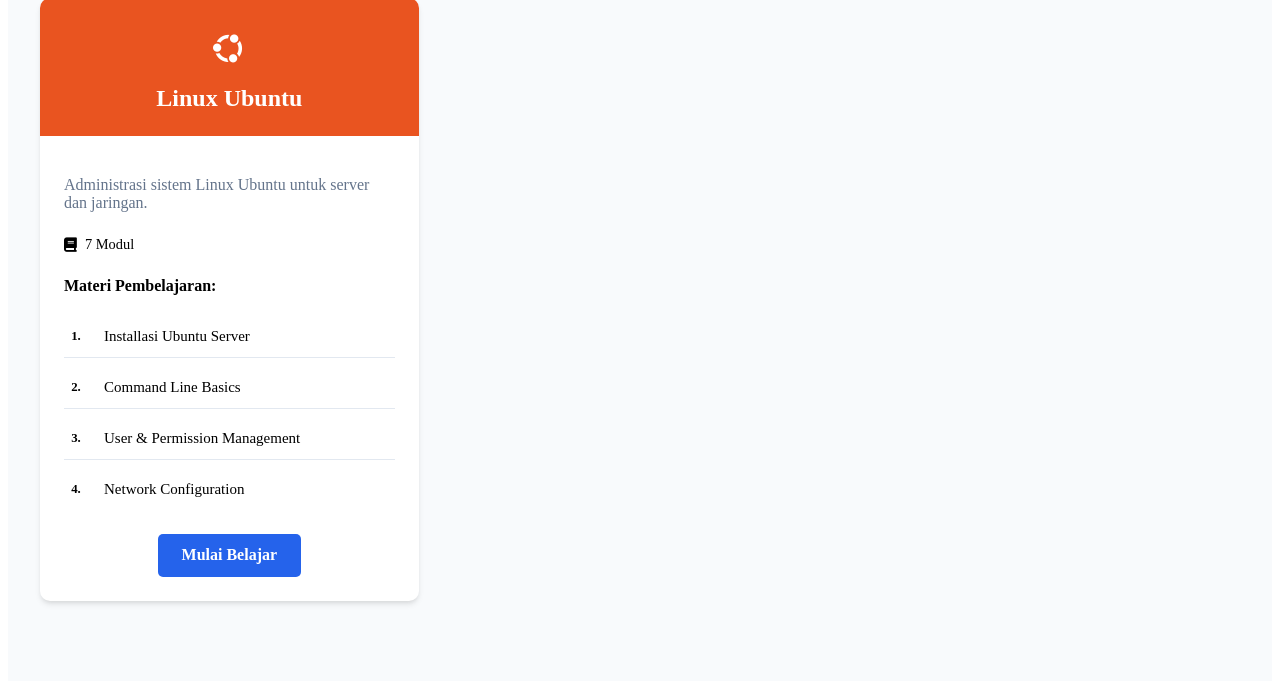
<file: moduls.html>
<!DOCTYPE html>
<html lang="id">
<head>
    <meta charset="UTF-8">
    <meta name="viewport" content="width=device-width, initial-scale=1.0">
    <title>Modul Pembelajaran TJKT - R-AlfariziNet</title>
    <link rel="stylesheet" href="https://cdnjs.cloudflare.com/ajax/libs/font-awesome/6.4.0/css/all.min.css">
    <style>
        /* VARIABEL & STYLING MODUL */
        :root {
            --primary: #2563EB;
            --primary-dark: #1D4ED8;
            --windows-color: #0078D7;
            --cisco-color: #049FD9;
            --mikrotik-color: #FF0000;
            --linux-color: #FCC624;
            --pw-color: #38B2AC;
            --hardware-color: #805AD5;
            --custom-color: #319795;
            --text: #1E293B;
            --text-light: #64748B;
            --background: #FFFFFF;
            --background-alt: #F8FAFC;
            --border: #E2E8F0;
            --shadow: 0 4px 6px -1px rgba(0, 0, 0, 0.1), 0 2px 4px -1px rgba(0, 0, 0, 0.06);
            --transition: all 0.3s ease;
        }

        .learning-modules {
            padding: 5rem 0;
            background: var(--background-alt);
        }

        .modules-container {
            max-width: 1200px;
            margin: 0 auto;
            padding: 0 1rem;
        }

        .section-title {
            text-align: center;
            margin-bottom: 3rem;
            position: relative;
        }

        .section-title::after {
            content: '';
            position: absolute;
            bottom: -10px;
            left: 50%;
            transform: translateX(-50%);
            width: 60px;
            height: 3px;
            background: var(--primary);
        }

        .highlight {
            color: var(--primary);
        }

        .modules-intro {
            text-align: center;
            max-width: 800px;
            margin: 0 auto 3rem;
            color: var(--text-light);
            line-height: 1.6;
        }

        .modules-grid {
            display: grid;
            grid-template-columns: repeat(auto-fit, minmax(300px, 1fr));
            gap: 2rem;
        }

        .module-card {
            background: white;
            border-radius: 10px;
            overflow: hidden;
            box-shadow: var(--shadow);
            transition: var(--transition);
            height: 100%;
            display: flex;
            flex-direction: column;
        }

        .module-card:hover {
            transform: translateY(-5px);
            box-shadow: 0 10px 15px -3px rgba(0, 0, 0, 0.1);
        }

        .module-header {
            padding: 1.5rem;
            color: white;
            text-align: center;
        }

        .windows-header { background: var(--windows-color); }
        .cisco-header { background: var(--cisco-color); }
        .mikrotik-header { background: var(--mikrotik-color); }
        .linux-header { background: var(--linux-color); color: var(--text); }
        .pw-header { background: var(--pw-color); }
        .hardware-header { background: var(--hardware-color); }
        .custom-header { background: var(--custom-color); }

        .module-icon {
            font-size: 2.5rem;
            margin-bottom: 1rem;
        }

        .module-title {
            font-size: 1.5rem;
            margin: 0;
        }

        .module-content {
            padding: 1.5rem;
            flex-grow: 1;
        }

        .module-description {
            color: var(--text-light);
            margin-bottom: 1.5rem;
        }

        .module-stats {
            display: flex;
            justify-content: space-between;
            margin-bottom: 1.5rem;
            font-size: 0.9rem;
        }

        .stat {
            display: flex;
            align-items: center;
            gap: 0.5rem;
        }

        .module-lessons {
            margin-bottom: 1.5rem;
        }

        .lesson-list {
            list-style: none;
            padding: 0;
        }

        .lesson-item {
            padding: 0.5rem 0;
            border-bottom: 1px solid var(--border);
            display: flex;
            align-items: center;
            gap: 0.5rem;
        }

        .lesson-item:last-child {
            border-bottom: none;
        }

        .lesson-number {
            background: var(--background-alt);
            width: 24px;
            height: 24px;
            border-radius: 50%;
            display: flex;
            align-items: center;
            justify-content: center;
            font-size: 0.8rem;
            font-weight: bold;
        }

        .module-actions {
            text-align: center;
            margin-top: auto;
        }

        .btn {
            display: inline-block;
            padding: 0.8rem 1.5rem;
            background: var(--primary);
            color: white;
            border-radius: 5px;
            font-weight: 600;
            transition: var(--transition);
            border: none;
            cursor: pointer;
            text-decoration: none;
        }

        .btn:hover {
            background: var(--primary-dark);
            transform: translateY(-2px);
        }

        .btn-module {
            width: 100%;
            text-align: center;
        }

        .progress-bar {
            height: 6px;
            background: var(--border);
            border-radius: 3px;
            overflow: hidden;
            margin: 0.5rem 0;
        }

        .progress-fill {
            height: 100%;
            border-radius: 3px;
            transition: width 0.3s ease;
        }

        .windows-progress { background: var(--windows-color); width: 20%; }
        .cisco-progress { background: var(--cisco-color); width: 35%; }
        .mikrotik-progress { background: var(--mikrotik-color); width: 10%; }
        .linux-progress { background: var(--linux-color); width: 25%; }
        .pw-progress { background: var(--pw-color); width: 40%; }
        .hardware-progress { background: var(--hardware-color); width: 15%; }
        .custom-progress { background: var(--custom-color); width: 5%; }

            /* Ubuntu Header */
.ubuntu-header {
    background: #E95420;
    color: white;
}

/* Icon Ubuntu */
.ubuntu-header .module-icon i {
    font-size: 28px;
    color: white;
}

/* Lesson List */
.lesson-list {
    list-style: none;
    padding-left: 0;
}

.lesson-item {
    margin-bottom: 10px;
    font-size: 15px;
    display: flex;
    align-items: center;
}

/* Angka Hitam Tanpa Bulat */
.lesson-number {
    background: none;
    color: #000;
    font-weight: bold;
    margin-right: 8px;
}

        /* Responsive Design */
        @media (max-width: 768px) {
            .modules-grid {
                grid-template-columns: 1fr;
            }
            
            .module-stats {
                flex-direction: column;
                gap: 0.5rem;
            }
        }
        .grid {
         display: grid;
         gap: 16px;
         grid-template-columns: repeat(
          auto-fit, minmax(200px, 1fr));
        }
    </style>
</head>
<body>
<button><a href="index.html">Kembali ke halaman sebelumnya</a></button>
    <section class="learning-modules">
        <div class="modules-container">
            <h2 class="section-title">Modul <span class="highlight">Pembelajaran</span></h2>
            
            <div class="modules-intro">
                <p>Selamat datang di pusat pembelajaran TJKT! Di sini Anda dapat mempelajari berbagai materi teknologi jaringan dan komputer melalui modul-modul yang telah disusun secara sistematis. Pilih kategori yang ingin Anda pelajari dan mulai perjalanan belajar Anda!</p>
            </div>

            <div class="modules-grid">
                <!-- WINDOWS MODULE -->
                <div class="module-card">
                    <div class="module-header windows-header">
                        <div class="module-icon">
                            <i class="fab fa-windows"></i>
                        </div>
                        <h3 class="module-title">Windows</h3>
                    </div>
                    <div class="module-content">
                        <p class="module-description">Pelajari administrasi sistem Windows, konfigurasi server, dan troubleshooting.</p>
                        
                        <div class="module-stats">
                            <div class="stat">
                                <i class="fas fa-book"></i>
                                <span>6 Modul</span>
                            </div>

                        </div>
                        
                        <div class="module-lessons">
                            <h4>Materi Pembelajaran:</h4>
                            <ul class="lesson-list">
                                <li class="lesson-item">
                                    <span class="lesson-number">1</span>
                                    <span>Installasi Windows Server</span>
                                </li>
                                <li class="lesson-item">
                                    <span class="lesson-number">2</span>
                                    <span>Konfigurasi Active Directory</span>
                                </li>
                                <li class="lesson-item">
                                    <span class="lesson-number">3</span>
                                    <span>DNS dan DHCP Server</span>
                                </li>
                                <li class="lesson-item">
                                    <span class="lesson-number">4</span>
                                    <span>File Sharing dan Permission</span>
                                </li>
                            </ul>
                        </div>
                        
                        <div class="module-actions">
                            <a href="windows.html" class="btn">Mulai Belajar</a>
                        </div>
                    </div>
                </div>

                <!-- CISCO PACKET TRACER MODULE -->
                <div class="module-card">
                    <div class="module-header cisco-header">
                        <div class="module-icon">
                            <i class="fas fa-network-wired"></i>
                        </div>
                        <h3 class="module-title">Cisco PT</h3>
                    </div>
                    <div class="module-content">
                        <p class="module-description">Simulasi jaringan komputer dengan Cisco Packet Tracer dari dasar hingga advanced.</p>
                        
                        <div class="module-stats">
                            <div class="stat">
                                <i class="fas fa-book"></i>
                                <span>8 Modul</span>
                            </div>
                        </div>
                        
                        
                        
                        <div class="module-lessons">
                            <h4>Materi Pembelajaran:</h4>
                            <ul class="lesson-list">
                                <li class="lesson-item">
                                    <span class="lesson-number">1</span>
                                    <span>Pengenalan Cisco PT</span>
                                </li>
                                <li class="lesson-item">
                                    <span class="lesson-number">2</span>
                                    <span>Basic Network Topology</span>
                                </li>
                                <li class="lesson-item">
                                    <span class="lesson-number">3</span>
                                    <span>Konfigurasi Router & Switch</span>
                                </li>
                                <li class="lesson-item">
                                    <span class="lesson-number">4</span>
                                    <span>VLAN Configuration</span>
                                </li>
                            </ul>
                        </div>
                        
                        <div class="module-actions">
                            <a href="cisco.html" class="btn">Mulai Belajar</a>
                        </div>
                    </div>
                </div>

                <!-- MIKROTIK MODULE -->
                <div class="module-card">
                    <div class="module-header mikrotik-header">
                        <div class="module-icon">
                            <i class="fas fa-router"></i>
                        </div>
                        <h3 class="module-title">MikroTik</h3>
                    </div>
                    <div class="module-content">
                        <p class="module-description">Konfigurasi router MikroTik untuk jaringan kecil hingga enterprise.</p>
                        
                        <div class="module-stats">
                            <div class="stat">
                                <i class="fas fa-book"></i>
                                <span>5 Modul</span>
                            </div>
                        </div>
                        
                        
                        <div class="module-lessons">
                            <h4>Materi Pembelajaran:</h4>
                            <ul class="lesson-list">
                                <li class="lesson-item">
                                    <span class="lesson-number">1</span>
                                    <span>Pengenalan Mikrotik</span>
                                </li>
                                <li class="lesson-item">
                                    <span class="lesson-number">2</span>
                                    <span>Install Mikrotik pada Virtualbox</span>
                                </li>
                                <li class="lesson-item">
                                    <span class="lesson-number">3</span>
                                    <span>Konfigurasi Mikrotik di VirtualBox</span>
                                </li>
                                <li class="lesson-item">
                                    <span class="lesson-number">4</span>
                                    <span>Mikrotik sebagai Gateway</span>
                                </li>
                            </ul>
                        </div>
                        
                        <div class="module-actions">
                           <a href="mikrotik.html" class="btn">Mulai Belajar</a>
                        </div>
                    </div>
                </div>

                <!-- LINUX DEBIAN MODULE -->
                <div class="module-card">
                    <div class="module-header linux-header">
                        <div class="module-icon">
                            <i class="fab fa-linux"></i>
                        </div>
                        <h3 class="module-title">Linux Debian</h3>
                    </div>
                    <div class="module-content">
                        <p class="module-description">Administrasi sistem Linux Debian untuk server dan jaringan.</p>
                        
                        <div class="module-stats">
                            <div class="stat">
                                <i class="fas fa-book"></i>
                                <span>7 Modul</span>
                            </div>
                        </div>
                        

                        
                        <div class="module-lessons">
                            <h4>Materi Pembelajaran:</h4>
                            <ul class="lesson-list">
                                <li class="lesson-item">
                                    <span class="lesson-number">1</span>
                                    <span>Installasi Debian Server</span>
                                </li>
                                <li class="lesson-item">
                                    <span class="lesson-number">2</span>
                                    <span>Command Line Basics</span>
                                </li>
                                <li class="lesson-item">
                                    <span class="lesson-number">3</span>
                                    <span>User & Permission Management</span>
                                </li>
                                <li class="lesson-item">
                                    <span class="lesson-number">4</span>
                                    <span>Network Configuration</span>
                                </li>
                            </ul>
                        </div>
                        
                        <div class="module-actions">
                            <a href="linuxdebian.html" class="btn">Mulai Belajar</a>
                        </div>
                    </div>
                </div>

                <!-- PEMROGRAMAN WEB MODULE -->
                <div class="module-card">
                    <div class="module-header pw-header">
                        <div class="module-icon">
                            <i class="fas fa-code"></i>
                        </div>
                        <h3 class="module-title">Pemrograman Web</h3>
                    </div>
                    <div class="module-content">
                        <p class="module-description">Belajar membuat website dari dasar dengan HTML, CSS, JavaScript dan PHP.</p> 
                        <div class="module-stats">
                            <div class="stat">
                                <i class="fas fa-book"></i>
                                <span>4 Modul</span>
                            </div>

                        </div>
                        <div class="module-lessons">
                            <h4>Materi Pembelajaran:</h4>
                            <ul class="lesson-list">
                                <li class="lesson-item">
                                    <span class="lesson-number">1</span>
                                    <span>Dasar HTML</span>
                                </li>
                                <li class="lesson-item">
                                    <span class="lesson-number">2</span>
                                    <span>CSS Styling</span>
                                </li>
                                <li class="lesson-item">
                                    <span class="lesson-number">3</span>
                                    <span>JavaScript Fundamentals</span>
                                </li>
                                <li class="lesson-item">
                                    <span class="lesson-number">4</span>
                                    <span>PHP & Database</span>
                                </li>
                            </ul>
                        </div>
                        
                        <div class="module-actions">
                           <a href="pemrogramanweb.html" class="btn">Mulai Belajar</a>
                        </div>
                    </div>
                </div>

                <!-- HARDWARE MODULE -->
                <div class="module-card">
                    <div class="module-header hardware-header">
                        <div class="module-icon">
                            <i class="fas fa-microchip"></i>
                        </div>
                        <h3 class="module-title">Hardware</h3>
                    </div>
                    <div class="module-content">
                        <p class="module-description">Belajar mengenal hardware dan fungsinya 
                     <div class="module-stats">
                            <div class="stat">
                                <i class="fas fa-book"></i>
                                <span>4 Modul</span>
                            </div>

                        </div>
                        <div class="module-lessons">
                            <h4>Materi Pembelajaran:</h4>
                            <ul class="lesson-list">
                                <li class="lesson-item">
                                    <span class="lesson-number">1</span>
                                    <span>Komponen Hardware</span>
                                </li>
                                <li class="lesson-item">
                                    <span class="lesson-number">2</span>
                                    <span>Sering di gunakan di sekolah</span>
                                </li>
                                <li class="lesson-item">
                                    <span class="lesson-number">3</span>
                                    <span>Sering di gunakan di perkantoran</span>
                                </li>
                                <li class="lesson-item">
                                    <span class="lesson-number">4</span>
                                    <span>Sering di gunakan di rumah</span>
                                </li>
                            </ul>
                        </div>
                        
                        <div class="module-actions">
                            <a href="hardware.html" class="btn">Mulai Belajar</a>
                        </div>
                    </div>
                </div>


                <!-- LINUX UBUNTU MODULE -->
<div class="module-card">
    <div class="module-header ubuntu-header">
        <div class="module-icon">
            <i class="fab fa-ubuntu"></i>
        </div>
        <h3 class="module-title">Linux Ubuntu</h3>
    </div>

    <div class="module-content">
        <p class="module-description">
            Administrasi sistem Linux Ubuntu untuk server dan jaringan.
        </p>

        <div class="module-stats">
            <div class="stat">
                <i class="fas fa-book"></i>
                <span>7 Modul</span>
            </div>
        </div>

        <div class="module-lessons">
            <h4>Materi Pembelajaran:</h4>
            <ul class="lesson-list">
                <li class="lesson-item">
                    <span class="lesson-number">1.</span>
                    Installasi Ubuntu Server
                </li>
                <li class="lesson-item">
                    <span class="lesson-number">2.</span>
                    Command Line Basics
                </li>
                <li class="lesson-item">
                    <span class="lesson-number">3.</span>
                    User & Permission Management
                </li>
                <li class="lesson-item">
                    <span class="lesson-number">4.</span>
                    Network Configuration
                </li>
            </ul>
        </div>
        <div class="module-actions">
            <a href="linuxubuntu.html" class="btn">Mulai Belajar</a>
        </div>
    </div>

</div>
</file>
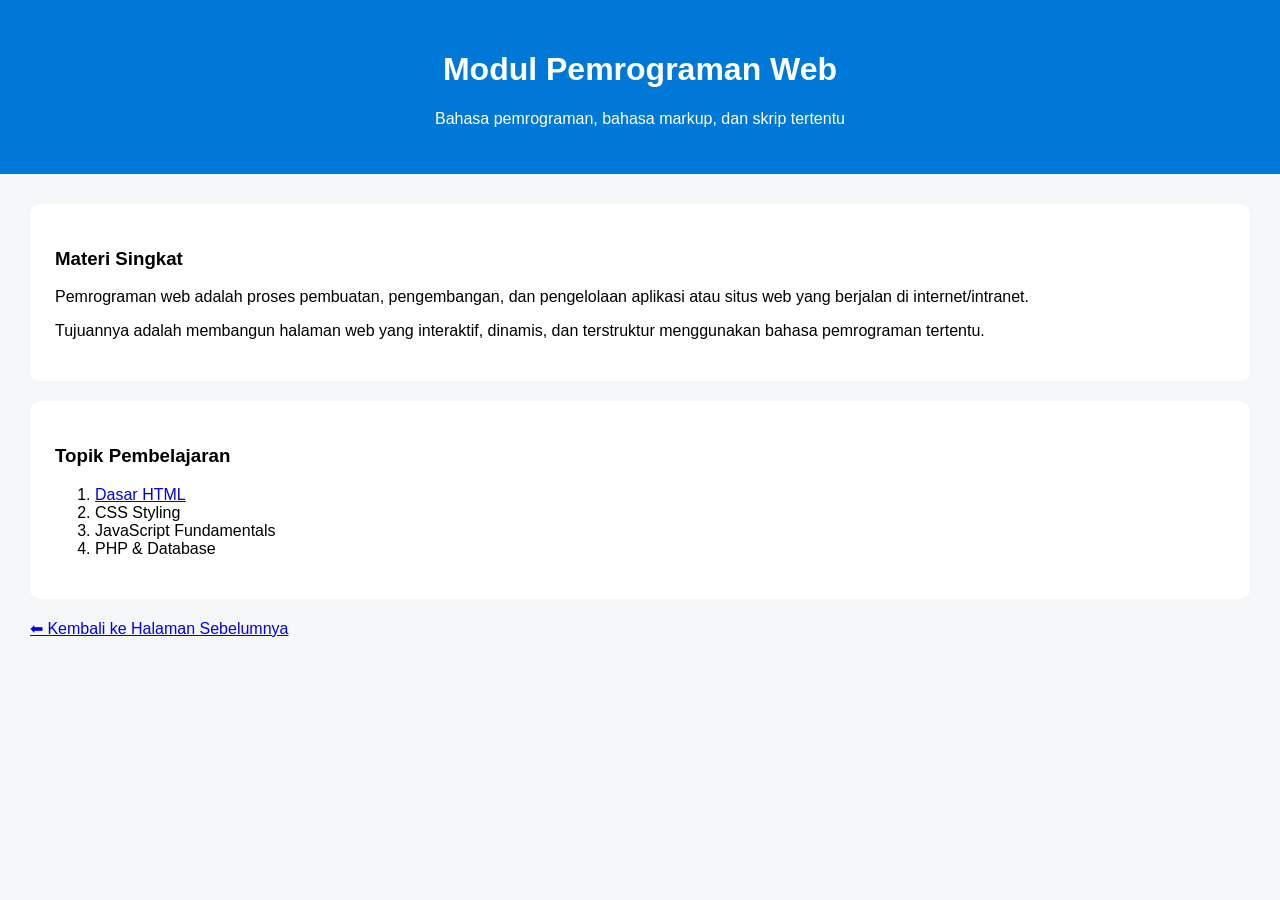
<file: pemrogramanweb.html>
<!DOCTYPE html>
<html lang="id">
<head>
<meta charset="UTF-8">
<title>Modul Pemrograman Web</title>
<meta name="viewport" content="width=device-width, initial-scale=1.0">

<style>
body{
    font-family: Arial;
    background:#f4f6f8;
    margin:0;
}
header{
    background:#0078D7;
    color:white;
    padding:30px;
    text-align:center;
}
section{
    padding:30px;
}
.box{
    background:white;
    padding:25px;
    border-radius:10px;
    margin-bottom:20px;
}
}
 .grid {
         display: grid;
         gap: 16px;
         grid-template-columns: repeat(
          auto-fit, minmax(200px, 1fr));
        }
</style>
</head>

<body>

<header>
<h1>Modul Pemrograman Web</h1>
<p>Bahasa pemrograman, bahasa markup, dan skrip tertentu</p>
</header>

<section>

<div class="box">
<h3>Materi Singkat</h3>
<p>Pemrograman web adalah proses pembuatan, pengembangan, dan pengelolaan aplikasi atau situs web yang berjalan di internet/intranet.</p>
   <p>Tujuannya adalah membangun halaman web yang interaktif, dinamis, dan terstruktur menggunakan bahasa pemrograman tertentu.</p>
</div>

<div class="box">
<h3>Topik Pembelajaran</h3>
<ol>
<li><a href="dasar-pemerograman-web.html" class="link-modul">Dasar HTML</a></li>
<li>CSS Styling</li>
<li>JavaScript Fundamentals</li>
<li>PHP & Database</li>
</ol>
</div>

<a href="moduls.html">⬅ Kembali ke Halaman Sebelumnya</a>

</section>
</body>
</html>
</file>
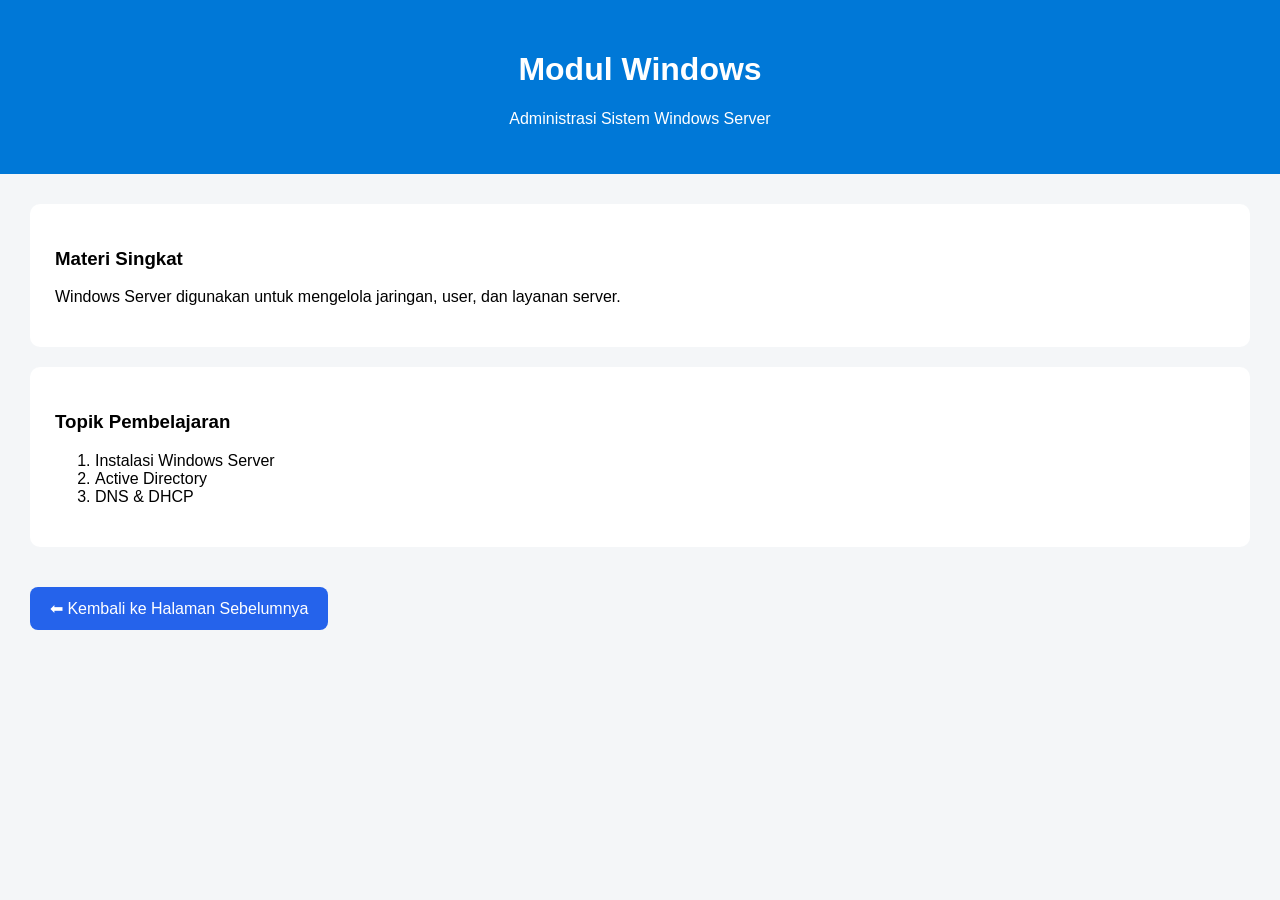
<file: windows.html>
<!DOCTYPE html>
<html lang="id">
<head>
<meta charset="UTF-8">
<title>Modul Windows</title>
<meta name="viewport" content="width=device-width, initial-scale=1.0">

<style>
body{
    font-family: Arial;
    background:#f4f6f8;
    margin:0;
}
header{
    background:#0078D7;
    color:white;
    padding:30px;
    text-align:center;
}
section{
    padding:30px;
}
.box{
    background:white;
    padding:25px;
    border-radius:10px;
    margin-bottom:20px;
}
a{
    display:inline-block;
    margin-top:20px;
    text-decoration:none;
    background:#2563EB;
    color:white;
    padding:12px 20px;
    border-radius:8px;
}
 .grid {
         display: grid;
         gap: 16px;
         grid-template-columns: repeat(
          auto-fit, minmax(200px, 1fr));
        }
</style>
</head>

<body>

<header>
<h1>Modul Windows</h1>
<p>Administrasi Sistem Windows Server</p>
</header>

<section>

<div class="box">
<h3>Materi Singkat</h3>
<p>Windows Server digunakan untuk mengelola jaringan, user, dan layanan server.</p>
</div>

<div class="box">
<h3>Topik Pembelajaran</h3>
<ol>
<li>Instalasi Windows Server</li>
<li>Active Directory</li>
<li>DNS & DHCP</li>
</ol>
</div>

<a href="moduls.html">⬅ Kembali ke Halaman Sebelumnya</a>

</section>
</body>
</html>
</file>
